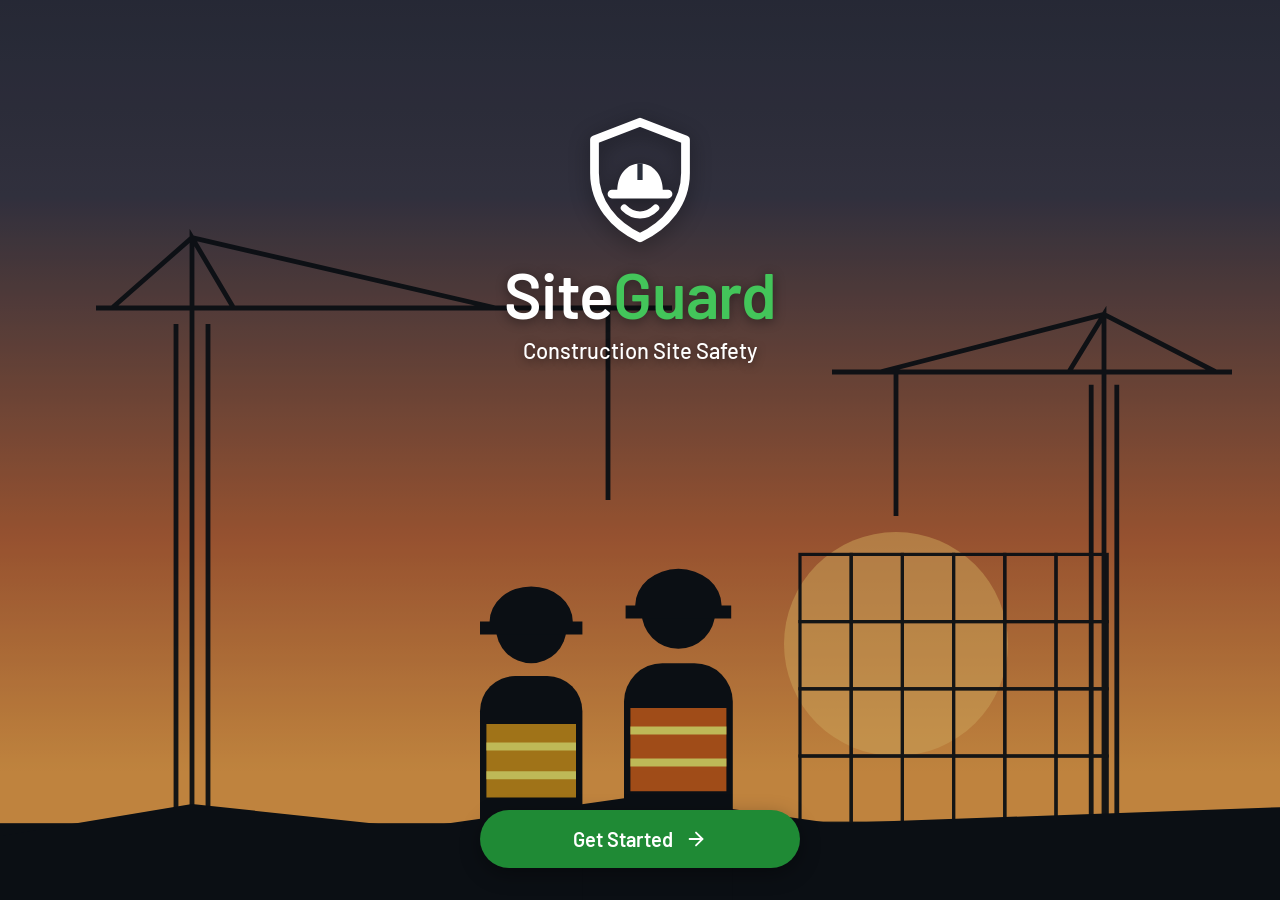
<file: index.html>
<!doctype html>
<html lang="en">
<head>
  <meta charset="utf-8">
  <meta name="viewport" content="width=device-width, initial-scale=1, viewport-fit=cover">
  <meta name="theme-color" content="#1b5e20">
  <title>SiteGuard</title>
  <meta name="description" content="SiteGuard: construction site safety. Report hazards with a photo and location, follow them up, and see the site on a map.">
  <meta property="og:title" content="SiteGuard">
  <meta property="og:description" content="Daily safety and coordination for construction sites: morning meeting, permits, SPAs, observations, deliveries and inspections.">
  <link rel="manifest" href="manifest.json">
  <link rel="icon" type="image/png" href="icons/icon-192.png">
  <link rel="apple-touch-icon" href="icons/apple-touch-icon.png">
  <meta name="mobile-web-app-capable" content="yes">
  <meta name="apple-mobile-web-app-capable" content="yes">
  <meta name="apple-mobile-web-app-title" content="SiteGuard">
  <meta name="apple-mobile-web-app-status-bar-style" content="black-translucent">
  <link rel="preload" href="fonts/barlow-400.woff" as="font" type="font/woff" crossorigin>
  <link rel="preload" href="fonts/barlow-sc-600.woff" as="font" type="font/woff" crossorigin>
  <link rel="stylesheet" href="lib/leaflet/leaflet.css">
  <link rel="stylesheet" href="css/app.css">
  <script src="lib/leaflet/leaflet.js" defer></script>
  <script type="module" src="js/app.js"></script>
</head>
<body>
  <!-- hazard-tape fill for exclusion zones on the maps -->
  <svg class="defs" width="0" height="0" aria-hidden="true" focusable="false">
    <defs>
      <pattern id="hazard" patternUnits="userSpaceOnUse" width="16" height="16" patternTransform="rotate(45)">
        <rect width="16" height="16" fill="#f5b800"/><rect width="8" height="16" fill="#111111"/>
      </pattern>
    </defs>
  </svg>

  <div id="login" class="login" hidden></div>

  <div id="app" class="shell" hidden>
    <header class="appbar">
      <div class="appbar-in">
        <button type="button" id="backBtn" class="hd-btn" data-act="goBack" aria-label="Back"></button>
        <a id="appBrand" class="app-brand" href="#/home"><span id="brandLogo"></span><span>SiteGuard</span></a>
        <h1 id="pageTitle"></h1>
        <div id="pageActions" class="hd-actions"></div>
        <button type="button" id="bellBtn" class="hd-btn bell" data-act="bell" aria-label="Notifications">
          <svg class="ic" viewBox="0 0 24 24" aria-hidden="true"><path d="M10.268 21a2 2 0 0 0 3.464 0"/><path d="M3.262 15.326A1 1 0 0 0 4 17h16a1 1 0 0 0 .74-1.673C19.41 13.956 18 12.499 18 8A6 6 0 0 0 6 8c0 4.499-1.411 5.956-2.738 7.326"/></svg>
          <b id="bellCount" hidden></b></button>
        <div id="notePop" class="pop notes-pop" hidden></div>
      </div>
    </header>
    <div id="subbar" class="subbar" hidden><p id="pageSub"></p><div id="subActions" class="page-actions"></div></div>
    <main id="view" class="view" tabindex="-1"></main>
    <nav id="tabbar" class="tabbar" aria-label="Quick menu"></nav>
  </div>

  <dialog id="dlg"></dialog>
  <div id="toasts" class="toasts" aria-live="polite"></div>
  <div id="tip" class="tip" role="tooltip" hidden></div>
  <noscript><p class="noscript">SiteGuard needs JavaScript. Switch it on in the browser settings and reload.</p></noscript>
</body>
</html>
</file>
<file: lib/leaflet/leaflet.css>
/* required styles */

.leaflet-pane,
.leaflet-tile,
.leaflet-marker-icon,
.leaflet-marker-shadow,
.leaflet-tile-container,
.leaflet-pane > svg,
.leaflet-pane > canvas,
.leaflet-zoom-box,
.leaflet-image-layer,
.leaflet-layer {
	position: absolute;
	left: 0;
	top: 0;
	}
.leaflet-container {
	overflow: hidden;
	}
.leaflet-tile,
.leaflet-marker-icon,
.leaflet-marker-shadow {
	-webkit-user-select: none;
	   -moz-user-select: none;
	        user-select: none;
	  -webkit-user-drag: none;
	}
/* Prevents IE11 from highlighting tiles in blue */
.leaflet-tile::selection {
	background: transparent;
}
/* Safari renders non-retina tile on retina better with this, but Chrome is worse */
.leaflet-safari .leaflet-tile {
	image-rendering: -webkit-optimize-contrast;
	}
/* hack that prevents hw layers "stretching" when loading new tiles */
.leaflet-safari .leaflet-tile-container {
	width: 1600px;
	height: 1600px;
	-webkit-transform-origin: 0 0;
	}
.leaflet-marker-icon,
.leaflet-marker-shadow {
	display: block;
	}
/* .leaflet-container svg: reset svg max-width decleration shipped in Joomla! (joomla.org) 3.x */
/* .leaflet-container img: map is broken in FF if you have max-width: 100% on tiles */
.leaflet-container .leaflet-overlay-pane svg {
	max-width: none !important;
	max-height: none !important;
	}
.leaflet-container .leaflet-marker-pane img,
.leaflet-container .leaflet-shadow-pane img,
.leaflet-container .leaflet-tile-pane img,
.leaflet-container img.leaflet-image-layer,
.leaflet-container .leaflet-tile {
	max-width: none !important;
	max-height: none !important;
	width: auto;
	padding: 0;
	}

.leaflet-container img.leaflet-tile {
	/* See: https://bugs.chromium.org/p/chromium/issues/detail?id=600120 */
	mix-blend-mode: plus-lighter;
}

.leaflet-container.leaflet-touch-zoom {
	-ms-touch-action: pan-x pan-y;
	touch-action: pan-x pan-y;
	}
.leaflet-container.leaflet-touch-drag {
	-ms-touch-action: pinch-zoom;
	/* Fallback for FF which doesn't support pinch-zoom */
	touch-action: none;
	touch-action: pinch-zoom;
}
.leaflet-container.leaflet-touch-drag.leaflet-touch-zoom {
	-ms-touch-action: none;
	touch-action: none;
}
.leaflet-container {
	-webkit-tap-highlight-color: transparent;
}
.leaflet-container a {
	-webkit-tap-highlight-color: rgba(51, 181, 229, 0.4);
}
.leaflet-tile {
	filter: inherit;
	visibility: hidden;
	}
.leaflet-tile-loaded {
	visibility: inherit;
	}
.leaflet-zoom-box {
	width: 0;
	height: 0;
	-moz-box-sizing: border-box;
	     box-sizing: border-box;
	z-index: 800;
	}
/* workaround for https://bugzilla.mozilla.org/show_bug.cgi?id=888319 */
.leaflet-overlay-pane svg {
	-moz-user-select: none;
	}

.leaflet-pane         { z-index: 400; }

.leaflet-tile-pane    { z-index: 200; }
.leaflet-overlay-pane { z-index: 400; }
.leaflet-shadow-pane  { z-index: 500; }
.leaflet-marker-pane  { z-index: 600; }
.leaflet-tooltip-pane   { z-index: 650; }
.leaflet-popup-pane   { z-index: 700; }

.leaflet-map-pane canvas { z-index: 100; }
.leaflet-map-pane svg    { z-index: 200; }

.leaflet-vml-shape {
	width: 1px;
	height: 1px;
	}
.lvml {
	behavior: url(#default#VML);
	display: inline-block;
	position: absolute;
	}


/* control positioning */

.leaflet-control {
	position: relative;
	z-index: 800;
	pointer-events: visiblePainted; /* IE 9-10 doesn't have auto */
	pointer-events: auto;
	}
.leaflet-top,
.leaflet-bottom {
	position: absolute;
	z-index: 1000;
	pointer-events: none;
	}
.leaflet-top {
	top: 0;
	}
.leaflet-right {
	right: 0;
	}
.leaflet-bottom {
	bottom: 0;
	}
.leaflet-left {
	left: 0;
	}
.leaflet-control {
	float: left;
	clear: both;
	}
.leaflet-right .leaflet-control {
	float: right;
	}
.leaflet-top .leaflet-control {
	margin-top: 10px;
	}
.leaflet-bottom .leaflet-control {
	margin-bottom: 10px;
	}
.leaflet-left .leaflet-control {
	margin-left: 10px;
	}
.leaflet-right .leaflet-control {
	margin-right: 10px;
	}


/* zoom and fade animations */

.leaflet-fade-anim .leaflet-popup {
	opacity: 0;
	-webkit-transition: opacity 0.2s linear;
	   -moz-transition: opacity 0.2s linear;
	        transition: opacity 0.2s linear;
	}
.leaflet-fade-anim .leaflet-map-pane .leaflet-popup {
	opacity: 1;
	}
.leaflet-zoom-animated {
	-webkit-transform-origin: 0 0;
	    -ms-transform-origin: 0 0;
	        transform-origin: 0 0;
	}
svg.leaflet-zoom-animated {
	will-change: transform;
}

.leaflet-zoom-anim .leaflet-zoom-animated {
	-webkit-transition: -webkit-transform 0.25s cubic-bezier(0,0,0.25,1);
	   -moz-transition:    -moz-transform 0.25s cubic-bezier(0,0,0.25,1);
	        transition:         transform 0.25s cubic-bezier(0,0,0.25,1);
	}
.leaflet-zoom-anim .leaflet-tile,
.leaflet-pan-anim .leaflet-tile {
	-webkit-transition: none;
	   -moz-transition: none;
	        transition: none;
	}

.leaflet-zoom-anim .leaflet-zoom-hide {
	visibility: hidden;
	}


/* cursors */

.leaflet-interactive {
	cursor: pointer;
	}
.leaflet-grab {
	cursor: -webkit-grab;
	cursor:    -moz-grab;
	cursor:         grab;
	}
.leaflet-crosshair,
.leaflet-crosshair .leaflet-interactive {
	cursor: crosshair;
	}
.leaflet-popup-pane,
.leaflet-control {
	cursor: auto;
	}
.leaflet-dragging .leaflet-grab,
.leaflet-dragging .leaflet-grab .leaflet-interactive,
.leaflet-dragging .leaflet-marker-draggable {
	cursor: move;
	cursor: -webkit-grabbing;
	cursor:    -moz-grabbing;
	cursor:         grabbing;
	}

/* marker & overlays interactivity */
.leaflet-marker-icon,
.leaflet-marker-shadow,
.leaflet-image-layer,
.leaflet-pane > svg path,
.leaflet-tile-container {
	pointer-events: none;
	}

.leaflet-marker-icon.leaflet-interactive,
.leaflet-image-layer.leaflet-interactive,
.leaflet-pane > svg path.leaflet-interactive,
svg.leaflet-image-layer.leaflet-interactive path {
	pointer-events: visiblePainted; /* IE 9-10 doesn't have auto */
	pointer-events: auto;
	}

/* visual tweaks */

.leaflet-container {
	background: #ddd;
	outline-offset: 1px;
	}
.leaflet-container a {
	color: #0078A8;
	}
.leaflet-zoom-box {
	border: 2px dotted #38f;
	background: rgba(255,255,255,0.5);
	}


/* general typography */
.leaflet-container {
	font-family: "Helvetica Neue", Arial, Helvetica, sans-serif;
	font-size: 12px;
	font-size: 0.75rem;
	line-height: 1.5;
	}


/* general toolbar styles */

.leaflet-bar {
	box-shadow: 0 1px 5px rgba(0,0,0,0.65);
	border-radius: 4px;
	}
.leaflet-bar a {
	background-color: #fff;
	border-bottom: 1px solid #ccc;
	width: 26px;
	height: 26px;
	line-height: 26px;
	display: block;
	text-align: center;
	text-decoration: none;
	color: black;
	}
.leaflet-bar a,
.leaflet-control-layers-toggle {
	background-position: 50% 50%;
	background-repeat: no-repeat;
	display: block;
	}
.leaflet-bar a:hover,
.leaflet-bar a:focus {
	background-color: #f4f4f4;
	}
.leaflet-bar a:first-child {
	border-top-left-radius: 4px;
	border-top-right-radius: 4px;
	}
.leaflet-bar a:last-child {
	border-bottom-left-radius: 4px;
	border-bottom-right-radius: 4px;
	border-bottom: none;
	}
.leaflet-bar a.leaflet-disabled {
	cursor: default;
	background-color: #f4f4f4;
	color: #bbb;
	}

.leaflet-touch .leaflet-bar a {
	width: 30px;
	height: 30px;
	line-height: 30px;
	}
.leaflet-touch .leaflet-bar a:first-child {
	border-top-left-radius: 2px;
	border-top-right-radius: 2px;
	}
.leaflet-touch .leaflet-bar a:last-child {
	border-bottom-left-radius: 2px;
	border-bottom-right-radius: 2px;
	}

/* zoom control */

.leaflet-control-zoom-in,
.leaflet-control-zoom-out {
	font: bold 18px 'Lucida Console', Monaco, monospace;
	text-indent: 1px;
	}

.leaflet-touch .leaflet-control-zoom-in, .leaflet-touch .leaflet-control-zoom-out  {
	font-size: 22px;
	}


/* layers control */

.leaflet-control-layers {
	box-shadow: 0 1px 5px rgba(0,0,0,0.4);
	background: #fff;
	border-radius: 5px;
	}
.leaflet-control-layers-toggle {
	background-image: url(images/layers.png);
	width: 36px;
	height: 36px;
	}
.leaflet-retina .leaflet-control-layers-toggle {
	background-image: url(images/layers-2x.png);
	background-size: 26px 26px;
	}
.leaflet-touch .leaflet-control-layers-toggle {
	width: 44px;
	height: 44px;
	}
.leaflet-control-layers .leaflet-control-layers-list,
.leaflet-control-layers-expanded .leaflet-control-layers-toggle {
	display: none;
	}
.leaflet-control-layers-expanded .leaflet-control-layers-list {
	display: block;
	position: relative;
	}
.leaflet-control-layers-expanded {
	padding: 6px 10px 6px 6px;
	color: #333;
	background: #fff;
	}
.leaflet-control-layers-scrollbar {
	overflow-y: scroll;
	overflow-x: hidden;
	padding-right: 5px;
	}
.leaflet-control-layers-selector {
	margin-top: 2px;
	position: relative;
	top: 1px;
	}
.leaflet-control-layers label {
	display: block;
	font-size: 13px;
	font-size: 1.08333em;
	}
.leaflet-control-layers-separator {
	height: 0;
	border-top: 1px solid #ddd;
	margin: 5px -10px 5px -6px;
	}

/* Default icon URLs */
.leaflet-default-icon-path { /* used only in path-guessing heuristic, see L.Icon.Default */
	background-image: url(images/marker-icon.png);
	}


/* attribution and scale controls */

.leaflet-container .leaflet-control-attribution {
	background: #fff;
	background: rgba(255, 255, 255, 0.8);
	margin: 0;
	}
.leaflet-control-attribution,
.leaflet-control-scale-line {
	padding: 0 5px;
	color: #333;
	line-height: 1.4;
	}
.leaflet-control-attribution a {
	text-decoration: none;
	}
.leaflet-control-attribution a:hover,
.leaflet-control-attribution a:focus {
	text-decoration: underline;
	}
.leaflet-attribution-flag {
	display: inline !important;
	vertical-align: baseline !important;
	width: 1em;
	height: 0.6669em;
	}
.leaflet-left .leaflet-control-scale {
	margin-left: 5px;
	}
.leaflet-bottom .leaflet-control-scale {
	margin-bottom: 5px;
	}
.leaflet-control-scale-line {
	border: 2px solid #777;
	border-top: none;
	line-height: 1.1;
	padding: 2px 5px 1px;
	white-space: nowrap;
	-moz-box-sizing: border-box;
	     box-sizing: border-box;
	background: rgba(255, 255, 255, 0.8);
	text-shadow: 1px 1px #fff;
	}
.leaflet-control-scale-line:not(:first-child) {
	border-top: 2px solid #777;
	border-bottom: none;
	margin-top: -2px;
	}
.leaflet-control-scale-line:not(:first-child):not(:last-child) {
	border-bottom: 2px solid #777;
	}

.leaflet-touch .leaflet-control-attribution,
.leaflet-touch .leaflet-control-layers,
.leaflet-touch .leaflet-bar {
	box-shadow: none;
	}
.leaflet-touch .leaflet-control-layers,
.leaflet-touch .leaflet-bar {
	border: 2px solid rgba(0,0,0,0.2);
	background-clip: padding-box;
	}


/* popup */

.leaflet-popup {
	position: absolute;
	text-align: center;
	margin-bottom: 20px;
	}
.leaflet-popup-content-wrapper {
	padding: 1px;
	text-align: left;
	border-radius: 12px;
	}
.leaflet-popup-content {
	margin: 13px 24px 13px 20px;
	line-height: 1.3;
	font-size: 13px;
	font-size: 1.08333em;
	min-height: 1px;
	}
.leaflet-popup-content p {
	margin: 17px 0;
	margin: 1.3em 0;
	}
.leaflet-popup-tip-container {
	width: 40px;
	height: 20px;
	position: absolute;
	left: 50%;
	margin-top: -1px;
	margin-left: -20px;
	overflow: hidden;
	pointer-events: none;
	}
.leaflet-popup-tip {
	width: 17px;
	height: 17px;
	padding: 1px;

	margin: -10px auto 0;
	pointer-events: auto;

	-webkit-transform: rotate(45deg);
	   -moz-transform: rotate(45deg);
	    -ms-transform: rotate(45deg);
	        transform: rotate(45deg);
	}
.leaflet-popup-content-wrapper,
.leaflet-popup-tip {
	background: white;
	color: #333;
	box-shadow: 0 3px 14px rgba(0,0,0,0.4);
	}
.leaflet-container a.leaflet-popup-close-button {
	position: absolute;
	top: 0;
	right: 0;
	border: none;
	text-align: center;
	width: 24px;
	height: 24px;
	font: 16px/24px Tahoma, Verdana, sans-serif;
	color: #757575;
	text-decoration: none;
	background: transparent;
	}
.leaflet-container a.leaflet-popup-close-button:hover,
.leaflet-container a.leaflet-popup-close-button:focus {
	color: #585858;
	}
.leaflet-popup-scrolled {
	overflow: auto;
	}

.leaflet-oldie .leaflet-popup-content-wrapper {
	-ms-zoom: 1;
	}
.leaflet-oldie .leaflet-popup-tip {
	width: 24px;
	margin: 0 auto;

	-ms-filter: "progid:DXImageTransform.Microsoft.Matrix(M11=0.70710678, M12=0.70710678, M21=-0.70710678, M22=0.70710678)";
	filter: progid:DXImageTransform.Microsoft.Matrix(M11=0.70710678, M12=0.70710678, M21=-0.70710678, M22=0.70710678);
	}

.leaflet-oldie .leaflet-control-zoom,
.leaflet-oldie .leaflet-control-layers,
.leaflet-oldie .leaflet-popup-content-wrapper,
.leaflet-oldie .leaflet-popup-tip {
	border: 1px solid #999;
	}


/* div icon */

.leaflet-div-icon {
	background: #fff;
	border: 1px solid #666;
	}


/* Tooltip */
/* Base styles for the element that has a tooltip */
.leaflet-tooltip {
	position: absolute;
	padding: 6px;
	background-color: #fff;
	border: 1px solid #fff;
	border-radius: 3px;
	color: #222;
	white-space: nowrap;
	-webkit-user-select: none;
	-moz-user-select: none;
	-ms-user-select: none;
	user-select: none;
	pointer-events: none;
	box-shadow: 0 1px 3px rgba(0,0,0,0.4);
	}
.leaflet-tooltip.leaflet-interactive {
	cursor: pointer;
	pointer-events: auto;
	}
.leaflet-tooltip-top:before,
.leaflet-tooltip-bottom:before,
.leaflet-tooltip-left:before,
.leaflet-tooltip-right:before {
	position: absolute;
	pointer-events: none;
	border: 6px solid transparent;
	background: transparent;
	content: "";
	}

/* Directions */

.leaflet-tooltip-bottom {
	margin-top: 6px;
}
.leaflet-tooltip-top {
	margin-top: -6px;
}
.leaflet-tooltip-bottom:before,
.leaflet-tooltip-top:before {
	left: 50%;
	margin-left: -6px;
	}
.leaflet-tooltip-top:before {
	bottom: 0;
	margin-bottom: -12px;
	border-top-color: #fff;
	}
.leaflet-tooltip-bottom:before {
	top: 0;
	margin-top: -12px;
	margin-left: -6px;
	border-bottom-color: #fff;
	}
.leaflet-tooltip-left {
	margin-left: -6px;
}
.leaflet-tooltip-right {
	margin-left: 6px;
}
.leaflet-tooltip-left:before,
.leaflet-tooltip-right:before {
	top: 50%;
	margin-top: -6px;
	}
.leaflet-tooltip-left:before {
	right: 0;
	margin-right: -12px;
	border-left-color: #fff;
	}
.leaflet-tooltip-right:before {
	left: 0;
	margin-left: -12px;
	border-right-color: #fff;
	}

/* Printing */

@media print {
	/* Prevent printers from removing background-images of controls. */
	.leaflet-control {
		-webkit-print-color-adjust: exact;
		print-color-adjust: exact;
		}
	}
</file>
<file: css/app.css>
/* SiteGuard
   Steel-blue frame, concrete-grey workspace. Colour is kept for status: red stop, amber warning,
   green OK, blue information. Safety yellow marks what is active and the hazard tape of exclusion zones. */

@font-face { font-family: 'Barlow'; font-weight: 400; font-display: swap; src: url('../fonts/barlow-400.woff') format('woff'); }
@font-face { font-family: 'Barlow'; font-weight: 500; font-display: swap; src: url('../fonts/barlow-500.woff') format('woff'); }
@font-face { font-family: 'Barlow'; font-weight: 600; font-display: swap; src: url('../fonts/barlow-600.woff') format('woff'); }
@font-face { font-family: 'Barlow Semi Condensed'; font-weight: 600; font-display: swap; src: url('../fonts/barlow-sc-600.woff') format('woff'); }
@font-face { font-family: 'Barlow Semi Condensed'; font-weight: 700; font-display: swap; src: url('../fonts/barlow-sc-700.woff') format('woff'); }

:root {
  --steel: #1b5e20;
  --steel-2: #236b28;
  --steel-3: #2e7d32;
  --green: #1b5e20;
  --green-btn: #1e6b24;
  --green-soft: #e8f5e9;
  --concrete: #f3f5f3;
  --surface: #ffffff;
  --sunken: #f6f8fa;
  --line: #d8dee5;
  --line-soft: #e7ebef;
  --text: #1c2420;
  --muted: #5a6b7c;
  --faint: #8494a4;
  --signal: #f5b800;
  --ok: #1f8a4c;      --ok-bg: #e5f3ea;
  --warn: #a86200;    --warn-bg: #fcf0d7;
  --danger: #c8102e;  --danger-bg: #fbe6e9;
  --info: #1d5fa8;    --info-bg: #e5edf8;
  --r-panel: 10px;
  --r-ctl: 7px;
  --side-w: 340px;
  --pop: 0 12px 32px rgba(19, 38, 58, .2);
  --font: 'Barlow', system-ui, -apple-system, 'Segoe UI', sans-serif;
  --font-head: 'Barlow Semi Condensed', 'Barlow', system-ui, sans-serif;
  --top: env(safe-area-inset-top, 0px);
  --bottom: env(safe-area-inset-bottom, 0px);
}

*, *::before, *::after { box-sizing: border-box; }
[hidden] { display: none !important; }
html { -webkit-text-size-adjust: 100%; }
body {
  margin: 0; font: 400 15.5px/1.45 var(--font); color: var(--text); background: var(--concrete);
  -webkit-font-smoothing: antialiased; -webkit-tap-highlight-color: transparent;
}
h1, h2, h3 { font-family: var(--font-head); font-weight: 600; margin: 0; line-height: 1.2; letter-spacing: .005em; }
p { margin: 0 0 .6em; }
a { color: var(--info); text-decoration-thickness: 1px; text-underline-offset: 2px; }
a:hover { color: var(--steel); }
code { font: 500 .92em/1 ui-monospace, 'SF Mono', Menlo, Consolas, monospace; background: var(--sunken); border: 1px solid var(--line-soft); padding: 2px 5px; border-radius: 4px; }
small { font-size: 13px; }
.defs { position: absolute; width: 0; height: 0; overflow: hidden; }
.ic { width: 18px; height: 18px; flex: none; fill: none; stroke: currentColor; stroke-width: 2; stroke-linecap: round; stroke-linejoin: round; vertical-align: -3px; }
.muted { color: var(--muted); }
.small { font-size: 13px; }
.block { display: block; }
.nowrap { white-space: nowrap; }
.danger-text { color: var(--danger); font-weight: 600; }
.warn-text { color: var(--warn); font-weight: 600; }
.mono-num { font-variant-numeric: tabular-nums; letter-spacing: .02em; }
.pad { padding: 16px; }
.pad-x { padding: 0 16px; }
:focus-visible { outline: 3px solid var(--signal); outline-offset: 2px; border-radius: 4px; }
@media (prefers-reduced-motion: reduce) { *, *::before, *::after { transition: none !important; animation: none !important; } }

/* ---------- controls ---------- */
.btn {
  display: inline-flex; align-items: center; justify-content: center; gap: 7px; min-height: 38px; padding: 8px 14px;
  font: 600 14.5px/1.1 var(--font); color: var(--text); background: var(--surface); border: 1px solid var(--line);
  border-radius: var(--r-ctl); cursor: pointer; text-decoration: none; white-space: nowrap;
}
.btn:hover { background: var(--sunken); color: var(--text); }
.btn:disabled { opacity: .5; cursor: not-allowed; }
.btn.primary { background: var(--steel); border-color: var(--steel); color: #fff; }
.btn.primary:hover { background: var(--steel-2); }
.btn.ghost { background: var(--surface); }
.btn.danger { background: var(--danger); border-color: var(--danger); color: #fff; }
.btn.danger-ghost { color: var(--danger); border-color: #efc2c9; }
.btn.danger-ghost:hover { background: var(--danger-bg); color: var(--danger); }
.btn.ok { background: var(--ok); border-color: var(--ok); color: #fff; }
.btn.sm { min-height: 32px; padding: 5px 10px; font-size: 13.5px; }
.btn.block { width: 100%; }
.btn[data-act="raiseObservation"] { background: var(--signal); border-color: #d9a300; color: #1d1700; }
.btn[data-act="raiseObservation"]:hover { background: #ffc61a; }
.icon-btn {
  display: inline-grid; place-items: center; width: 38px; height: 38px; padding: 0; border: 1px solid transparent; background: transparent;
  color: inherit; border-radius: var(--r-ctl); cursor: pointer; flex: none; font: 600 18px/1 var(--font); text-decoration: none;
}
.icon-btn:hover { background: rgba(19, 38, 58, .07); }
.icon-btn:disabled { opacity: .35; cursor: default; }
.link-btn { background: none; border: 0; padding: 0; font: 600 14px var(--font); color: var(--info); cursor: pointer; display: inline-flex; align-items: center; gap: 5px; }
.link-btn:hover { text-decoration: underline; }
.link { font-weight: 600; font-size: 14px; text-decoration: none; }
.btn-row { display: flex; gap: 8px; flex-wrap: wrap; align-items: center; }
.spinner { width: 14px; height: 14px; border: 2px solid currentColor; border-right-color: transparent; border-radius: 50%; animation: spin .7s linear infinite; }
@keyframes spin { to { transform: rotate(360deg); } }

input, select, textarea {
  font: 400 15px/1.35 var(--font); color: var(--text); background: var(--surface); width: 100%;
  border: 1px solid #c4ced8; border-radius: var(--r-ctl); padding: 9px 11px; min-height: 40px;
}
textarea { resize: vertical; min-height: 0; }
select { padding-right: 30px; appearance: none; background: var(--surface) url("data:image/svg+xml,%3Csvg xmlns='http://www.w3.org/2000/svg' width='12' height='12' viewBox='0 0 24 24' fill='none' stroke='%235a6b7c' stroke-width='2.5' stroke-linecap='round' stroke-linejoin='round'%3E%3Cpath d='m6 9 6 6 6-6'/%3E%3C/svg%3E") no-repeat right 10px center; }
input:focus, select:focus, textarea:focus { outline: none; border-color: var(--steel-3); box-shadow: 0 0 0 3px rgba(245, 184, 0, .45); }
input[type=checkbox], input[type=radio] { width: 18px; height: 18px; min-height: 0; padding: 0; accent-color: var(--steel); flex: none; margin: 1px 0 0; }
.field { display: block; margin: 0 0 14px; border: 0; padding: 0; min-width: 0; }
.field-label { display: block; font-weight: 600; font-size: 14px; margin-bottom: 5px; color: var(--text); padding: 0; }
.field-hint { display: block; color: var(--muted); font-size: 13px; margin-top: 5px; }
.grid-2 { display: grid; grid-template-columns: 1fr 1fr; gap: 0 14px; }
.grid-3 { display: grid; grid-template-columns: 1fr 1fr 1fr; gap: 0 14px; }
.check { display: flex; gap: 9px; align-items: flex-start; font-size: 14.5px; padding: 5px 0; cursor: pointer; }
.check.big { padding: 10px 12px; background: var(--sunken); border: 1px solid var(--line-soft); border-radius: var(--r-ctl); margin-bottom: 14px; }
.switch { display: flex; align-items: center; gap: 10px; font-weight: 600; margin-bottom: 12px; cursor: pointer; }
.switch input { appearance: none; width: 40px; height: 22px; border-radius: 22px; background: #c4ced8; position: relative; cursor: pointer; transition: background .15s; }
.switch input::after { content: ''; position: absolute; top: 3px; left: 3px; width: 16px; height: 16px; border-radius: 50%; background: #fff; transition: transform .15s; }
.switch input:checked { background: var(--ok); }
.switch input:checked::after { transform: translateX(18px); }
.pw-wrap { position: relative; display: block; }
.pw-wrap input { padding-right: 44px; }
.pw-wrap .icon-btn { position: absolute; right: 1px; top: 1px; height: 38px; color: var(--muted); }

.segmented { display: flex; flex-wrap: wrap; gap: 6px; }
.seg input { position: absolute; opacity: 0; pointer-events: none; }
.seg span { display: inline-flex; align-items: center; gap: 6px; padding: 8px 12px; border: 1px solid #c4ced8; border-radius: var(--r-ctl); font-weight: 600; font-size: 14px; cursor: pointer; background: var(--surface); }
.seg input:checked + span { background: var(--steel); border-color: var(--steel); color: #fff; }
.seg input:focus-visible + span { outline: 3px solid var(--signal); outline-offset: 2px; }
.chips { display: flex; flex-wrap: wrap; gap: 6px; }
.chip-check input { position: absolute; opacity: 0; pointer-events: none; }
.chip-check span { display: inline-flex; align-items: center; gap: 6px; padding: 6px 10px; border: 1px solid #c4ced8; border-radius: 20px; font-size: 13.5px; cursor: pointer; background: var(--surface); }
.chip-check span .ic { width: 15px; height: 15px; color: var(--muted); }
.chip-check input:checked + span { background: #fff6d6; border-color: #d9a300; font-weight: 600; }
.chip-check input:checked + span .ic { color: var(--text); }
.chip-check input:focus-visible + span { outline: 3px solid var(--signal); outline-offset: 2px; }

.badge { display: inline-flex; align-items: center; gap: 4px; padding: 2px 8px; border-radius: 4px; font: 600 12.5px/1.5 var(--font); white-space: nowrap; background: var(--sunken); color: var(--muted); border: 1px solid var(--line-soft); }
.badge .ic { width: 13px; height: 13px; }
.badge.ok { background: var(--ok); color: #fff; border-color: var(--ok); }
.badge.warn { background: var(--signal); color: #1d1700; border-color: #d9a300; }
.badge.danger { background: var(--danger); color: #fff; border-color: var(--danger); }
.badge.ok-soft { background: var(--ok-bg); color: #13603a; border-color: #c6e4d1; }
.badge.warn-soft { background: var(--warn-bg); color: #7d4a00; border-color: #f0d9a8; }
.badge.danger-soft { background: var(--danger-bg); color: #a10d25; border-color: #f2c4cb; }
.badge.info-soft { background: var(--info-bg); color: #164c87; border-color: #c9daf0; }
.tag { display: inline-flex; align-items: center; gap: 5px; padding: 2px 8px; background: var(--sunken); border: 1px solid var(--line-soft); border-radius: 4px; font-size: 13px; margin: 0 4px 4px 0; }
.tag .ic { width: 14px; height: 14px; }
.ctag { display: inline-flex; align-items: center; gap: 7px; font-size: 14px; }
.ctag i { width: 10px; height: 10px; border-radius: 3px; background: var(--c); flex: none; }
.cmark { display: inline-grid; place-items: center; width: 30px; height: 30px; border-radius: 6px; background: var(--c); color: #fff; font: 700 12px/1 var(--font-head); letter-spacing: .04em; flex: none; }
.cmark.lg { width: 44px; height: 44px; font-size: 15px; border-radius: 8px; }
.avatar { display: inline-grid; place-items: center; width: 34px; height: 34px; border-radius: 50%; background: var(--av, var(--steel-3)); color: #fff; font: 600 13px/1 var(--font); flex: none; }
.avatar.sm { width: 28px; height: 28px; font-size: 11.5px; background: var(--steel-3); }
.avatar.lg { width: 44px; height: 44px; font-size: 16px; }
.avatar.xl { width: 56px; height: 56px; font-size: 19px; }
.dot { display: inline-block; width: 10px; height: 10px; border-radius: 50%; background: #8a97a6; flex: none; }
.dot.s1 { background: var(--ok); } .dot.s2 { background: var(--danger); }

.meter { height: 8px; background: var(--line-soft); border-radius: 8px; overflow: hidden; }
.meter i { display: block; height: 100%; background: var(--steel-3); border-radius: 8px; }
.meter.ok i { background: var(--ok); } .meter.warn i { background: #d99500; }

/* ---------- shell ---------- */
.shell { min-height: 100vh; }
.sidebar {
  position: fixed; inset: 0 auto 0 0; width: var(--side-w); background: var(--surface); color: var(--text); z-index: 40;
  border-right: 1px solid var(--line);
  display: flex; flex-direction: column; padding: calc(16px + var(--top)) 14px calc(12px + var(--bottom));
  overflow-y: auto; scrollbar-width: thin;
}
.side-top { display: flex; align-items: center; justify-content: space-between; padding: 2px 4px 0; }
.brand { display: inline-flex; align-items: center; gap: 10px; color: var(--text); text-decoration: none; font: 600 24px/1 var(--font); }
.brand:hover { color: var(--text); }
.logo { width: 32px; height: 32px; display: block; }
.side-shield { display: grid; place-items: center; color: #157a3a; }
.side-shield .ic { width: 28px; height: 28px; stroke-width: 2.2; }
.side-close { display: none; color: var(--text); }
.side-tag { margin: 16px 4px 0; padding-bottom: 18px; border-bottom: 1px solid var(--line-soft); color: var(--muted); font-size: 14px; letter-spacing: .03em; text-transform: uppercase; }
#nav { padding-top: 12px; display: grid; gap: 2px; }
.menu-item {
  display: flex; align-items: center; gap: 14px; padding: 11px 8px 11px 10px; border-radius: 10px;
  color: var(--text); text-decoration: none; position: relative;
}
.menu-item:hover { background: var(--sunken); color: var(--text); }
.menu-item.on { background: #eaf4ee; }
.menu-item.on .menu-ic, .menu-item.on b { color: #157a3a; }
.menu-ic { display: grid; place-items: center; width: 26px; flex: none; color: var(--text); }
.menu-ic .ic { width: 22px; height: 22px; }
.menu-text { display: grid; gap: 3px; min-width: 0; flex: 1; }
.menu-text b { font: 500 18px/1.2 var(--font); }
.menu-text small { color: var(--muted); font-size: 14px; line-height: 1.35; }
.menu-go { color: var(--muted); flex: none; display: grid; }
.menu-go .ic { width: 18px; height: 18px; }
.nav-link {
  display: flex; align-items: center; gap: 11px; width: 100%; padding: 9px 12px; border-radius: 8px; color: var(--muted);
  text-decoration: none; font: 500 15px/1.2 var(--font); background: none; border: 0; cursor: pointer; text-align: left; position: relative;
}
.nav-link:hover { background: var(--sunken); color: var(--text); }
.nav-link.on { background: #eaf4ee; color: #157a3a; }
.nav-count { margin-left: auto; min-width: 22px; padding: 1px 6px; border-radius: 10px; background: var(--signal); color: #1d1700; font: 700 12px/1.5 var(--font); text-align: center; }
.nav-foot { margin-top: auto; padding-top: 12px; border-top: 1px solid var(--line-soft); }
.scrim { display: none; }

.main { margin-left: var(--side-w); min-height: 100vh; display: flex; flex-direction: column; }
.topbar {
  position: sticky; top: 0; z-index: 30; background: rgba(255, 255, 255, .96); backdrop-filter: blur(8px);
  border-bottom: 1px solid var(--line); padding: calc(10px + var(--top)) 24px 10px;
  display: grid; grid-template-columns: auto auto minmax(0, 1fr) auto auto; grid-template-areas: "menu icon titles actions tools"; align-items: center; gap: 4px 12px; min-height: 68px;
}
.menu-btn { grid-area: menu; display: none; }
.page-icon { grid-area: icon; display: grid; place-items: center; width: 38px; height: 38px; border-radius: 8px; background: var(--sunken); border: 1px solid var(--line-soft); color: var(--steel-3); }
.page-icon .ic { width: 20px; height: 20px; }
.page-titles { grid-area: titles; min-width: 0; }
.page-titles h1 { font-size: 23px; font-weight: 700; white-space: nowrap; overflow: hidden; text-overflow: ellipsis; }
.page-titles p { margin: 2px 0 0; color: var(--muted); font-size: 14px; white-space: nowrap; overflow: hidden; text-overflow: ellipsis; }
.page-actions { grid-area: actions; display: flex; gap: 8px; align-items: center; justify-content: flex-end; flex-wrap: wrap; }
.page-actions select { width: auto; min-width: 150px; }
.tools { grid-area: tools; display: flex; align-items: center; gap: 4px; position: relative; padding-left: 8px; border-left: 1px solid var(--line-soft); }
.wx-chip { display: inline-flex; align-items: center; gap: 6px; font-size: 14px; font-weight: 600; padding: 0 8px; white-space: nowrap; }
.wx-chip .muted { font-weight: 500; }
.bell { position: relative; }
.bell b { position: absolute; top: 3px; right: 2px; min-width: 18px; height: 18px; padding: 0 4px; border-radius: 9px; background: var(--danger); color: #fff; font: 700 11px/18px var(--font); text-align: center; }
.user-btn { padding: 2px; border: 0; background: none; border-radius: 50%; cursor: pointer; }
.view { flex: 1; padding: 20px 24px 48px; width: 100%; max-width: 1480px; outline: none; }
.day-nav { display: inline-flex; align-items: center; gap: 2px; background: var(--surface); border: 1px solid var(--line); border-radius: var(--r-ctl); padding: 0 2px; }
.day-nav .icon-btn { width: 32px; height: 34px; }
.day-nav .btn { border: 0; min-height: 30px; }

.pop { position: absolute; top: calc(100% + 10px); right: 0; width: 360px; max-width: calc(100vw - 24px); background: var(--surface); border: 1px solid var(--line); border-radius: var(--r-panel); box-shadow: var(--pop); z-index: 50; overflow: hidden; }
.pop-head { display: flex; justify-content: space-between; align-items: center; padding: 12px 14px; border-bottom: 1px solid var(--line-soft); }
.pop-list { max-height: min(440px, 70vh); overflow-y: auto; }
.pop-empty { padding: 18px 16px; color: var(--muted); margin: 0; }
.note { display: flex; gap: 10px; padding: 11px 14px; border-bottom: 1px solid var(--line-soft); color: var(--text); text-decoration: none; }
.note:hover { background: var(--sunken); color: var(--text); }
.note .ic { margin-top: 2px; color: var(--muted); }
.note b { display: block; font-weight: 600; font-size: 14.5px; }
.note small { display: block; color: var(--muted); }
.note .when { color: var(--faint); font-size: 12.5px; }
.note.unread { background: #fffaea; }
.note.unread b::before { content: ''; display: inline-block; width: 7px; height: 7px; border-radius: 50%; background: var(--danger); margin-right: 6px; vertical-align: 2px; }
.pop-account { display: flex; gap: 12px; align-items: center; padding: 16px; border-bottom: 1px solid var(--line-soft); }
.pop-account small { display: block; color: var(--muted); }
.pop-menu { padding: 6px; display: grid; }
.pop-menu a, .pop-menu button { display: flex; align-items: center; gap: 10px; padding: 9px 10px; border-radius: 6px; color: var(--text); text-decoration: none; background: none; border: 0; font: 500 15px var(--font); cursor: pointer; text-align: left; }
.pop-menu a:hover, .pop-menu button:hover { background: var(--sunken); }

.fab { display: none; }

/* ---------- panels and lists ---------- */
.panel { background: var(--surface); border: 1px solid var(--line); border-radius: var(--r-panel); margin-bottom: 18px; min-width: 0; }
.panel-head { display: flex; align-items: center; justify-content: space-between; gap: 10px; padding: 13px 16px; border-bottom: 1px solid var(--line-soft); }
.panel-head h2 { font-size: 17px; }
.panel-body { padding: 14px 16px; }
.panel-body.tight { padding-top: 10px; padding-bottom: 6px; }
.panel-foot { display: flex; justify-content: flex-end; gap: 8px; padding: 12px 16px; border-top: 1px solid var(--line-soft); background: var(--sunken); border-radius: 0 0 var(--r-panel) var(--r-panel); }
.panel.narrow { max-width: 760px; }
.stack > .panel:last-child { margin-bottom: 0; }
.two-col { display: grid; grid-template-columns: minmax(0, 1fr) minmax(0, 1fr); gap: 18px; align-items: start; }
.two-col.wide-left { grid-template-columns: minmax(0, 1.25fr) minmax(0, 1fr); }
.two-col > .panel, .two-col > .stack { margin-bottom: 0; }
.stack { display: grid; gap: 18px; }
.sub-head { font-size: 15px; margin: 18px 0 6px; color: var(--muted); font-family: var(--font); font-weight: 600; }
.lead { font-size: 16px; }
.prose p { max-width: 62ch; }
.info-line { display: flex; gap: 8px; align-items: flex-start; color: var(--muted); font-size: 14px; margin: 0 0 14px; }
.info-line .ic { margin-top: 2px; }
.plain { padding-left: 18px; margin: 0 0 10px; }
.plain-list { list-style: none; margin: 0; padding: 4px 16px 10px; }
.plain-list li { display: flex; gap: 8px; align-items: flex-start; padding: 8px 0; border-bottom: 1px solid var(--line-soft); font-size: 14.5px; flex-wrap: wrap; }
.plain-list li:last-child { border-bottom: 0; }
.plain-list .ic { margin-top: 2px; color: var(--muted); }
.empty { text-align: center; padding: 36px 20px; color: var(--muted); }
.empty > .ic { width: 34px; height: 34px; color: #9fb0c0; margin-bottom: 8px; }
.empty h3 { color: var(--text); font-size: 18px; margin-bottom: 4px; }
.empty p { max-width: 46ch; margin: 0 auto 12px; }
.advice { display: flex; gap: 8px; align-items: flex-start; padding: 9px 12px; border-radius: var(--r-ctl); font-size: 14px; margin: 8px 0 0; background: var(--info-bg); color: #163f6e; }
.advice .ic { margin-top: 1px; }
.advice.warn { background: var(--warn-bg); color: #6c4100; }
.advice.danger { background: var(--danger-bg); color: #8f0c22; }
.facts { margin: 0; display: grid; gap: 8px; }
.facts > div { display: grid; gap: 1px; }
.facts dt { color: var(--muted); font-size: 13px; }
.facts dd { margin: 0; font-weight: 500; }
.facts.cols { grid-template-columns: 1fr 1fr; gap: 12px 18px; margin: 12px 0; }

.toolbar { display: flex; justify-content: space-between; align-items: flex-end; gap: 12px; flex-wrap: wrap; margin-bottom: 14px; }
.filters { display: flex; gap: 8px; flex-wrap: wrap; }
.filters select { width: auto; min-width: 140px; }
.search { position: relative; display: block; }
.search .ic { position: absolute; left: 10px; top: 11px; color: var(--muted); }
.search input { padding-left: 34px; width: 210px; }
.tabs { display: flex; gap: 2px; border-bottom: 1px solid var(--line); overflow-x: auto; scrollbar-width: none; margin-bottom: 16px; }
.toolbar .tabs { margin-bottom: 0; border-bottom: 0; background: var(--surface); border: 1px solid var(--line); border-radius: var(--r-ctl); padding: 3px; }
.tab { border: 0; background: none; padding: 9px 14px; font: 600 14.5px var(--font); color: var(--muted); cursor: pointer; border-bottom: 3px solid transparent; white-space: nowrap; display: inline-flex; align-items: center; gap: 7px; }
.tab:hover { color: var(--text); }
.tab.on { color: var(--text); border-bottom-color: var(--steel); }
.toolbar .tab { border-bottom: 0; border-radius: 5px; padding: 6px 12px; }
.toolbar .tab.on { background: var(--steel); color: #fff; }
.tab-count { font-size: 12px; background: var(--line-soft); color: var(--muted); border-radius: 10px; padding: 0 7px; line-height: 1.6; }
.tab.on .tab-count { background: rgba(255, 255, 255, .2); color: inherit; }
.tabs:not(.toolbar .tabs) .tab.on .tab-count { background: var(--steel); color: #fff; }
.tab-body { min-width: 0; }

.table-wrap { overflow-x: auto; background: var(--surface); border: 1px solid var(--line); border-radius: var(--r-panel); }
.panel .table-wrap { border: 0; border-radius: 0; background: none; }
.table-wrap .table th:first-child { border-top-left-radius: var(--r-panel); }
.table-wrap .table th:last-child { border-top-right-radius: var(--r-panel); }
.panel .table-wrap .table th { border-radius: 0; }
.table { width: 100%; border-collapse: collapse; font-size: 14.5px; }
.table th { text-align: left; font: 600 13px var(--font); color: var(--muted); padding: 9px 12px; background: var(--sunken); border-bottom: 1px solid var(--line); white-space: nowrap; }
.table td { padding: 11px 12px; border-bottom: 1px solid var(--line-soft); vertical-align: top; }
.table tr:last-child td { border-bottom: 0; }
.table .num { text-align: right; font-variant-numeric: tabular-nums; }
.table small { color: var(--muted); }
.table.compact td { padding: 7px 12px; }
.panel > .table-wrap:first-child .table th:first-child { border-top-left-radius: var(--r-panel); }
.rows-click tbody tr { cursor: pointer; }
.rows-click tbody tr:hover { background: #f8fafb; }
.table tr.dim { opacity: .55; }
.table tr.expired td:first-child { box-shadow: inset 3px 0 var(--danger); }
.table tr.soon td:first-child { box-shadow: inset 3px 0 #d99500; }
.table .ref { font: 600 13.5px var(--font); white-space: nowrap; color: var(--muted); }
.table .what { display: flex; gap: 10px; align-items: flex-start; max-width: 520px; }
.table .what b { font-weight: 500; }
.table .what small { display: block; margin-top: 2px; }
.row-actions { text-align: right; white-space: nowrap; }
.table-foot { color: var(--muted); font-size: 13px; margin: 8px 2px 0; }
.type-ic { display: inline-grid; place-items: center; width: 30px; height: 30px; border-radius: 7px; background: var(--sunken); border: 1px solid var(--line-soft); color: var(--steel-3); flex: none; margin-right: 6px; vertical-align: middle; }
.type-ic .ic { width: 16px; height: 16px; }
.type-ic.t-near-miss { color: var(--danger); }
.type-ic.t-hazard { color: var(--warn); }
.type-ic.t-good { color: var(--ok); }
.overdue { color: var(--danger); font-weight: 600; }
.due-today { color: var(--warn); font-weight: 600; }

/* ---------- dashboard ---------- */
.rail { display: grid; grid-template-columns: repeat(5, minmax(0, 1fr)) minmax(0, 1.15fr); background: var(--surface); border: 1px solid var(--line); border-radius: var(--r-panel); margin-bottom: 18px; overflow: hidden; }
.rail-item { display: grid; align-content: start; gap: 1px; padding: 14px 16px; border-right: 1px solid var(--line-soft); color: var(--text); text-decoration: none; position: relative; }
.rail-item:hover { background: var(--sunken); color: var(--text); }
.rail-value { font: 700 30px/1.05 var(--font-head); }
.rail-label { font-weight: 600; font-size: 14.5px; }
.rail-sub { color: var(--muted); font-size: 13px; }
.rail-item.warn::after, .rail-item.danger::after { content: ''; position: absolute; left: 0; right: 0; bottom: 0; height: 3px; background: #d99500; }
.rail-item.danger::after { background: var(--danger); }
.rail-item.danger .rail-sub { color: var(--danger); font-weight: 600; }
.rail-item.warn .rail-sub { color: var(--warn); font-weight: 600; }
.rail-item.sign { background: #1f6b43; color: #fff; border-right: 0; }
.rail-item.sign .rail-sub { color: #cfe8d9; }
.dash-grid { display: grid; grid-template-columns: minmax(0, 1.5fr) minmax(320px, 1fr); gap: 18px; align-items: start; }
.dash-side > .panel:last-child { margin-bottom: 18px; }
.attention { list-style: none; margin: 0; padding: 0; }
.att { display: grid; grid-template-columns: auto minmax(0, 1fr) auto; gap: 12px; align-items: center; padding: 12px 16px; border-bottom: 1px solid var(--line-soft); }
.att:last-child { border-bottom: 0; }
.att-icon { display: grid; place-items: center; width: 34px; height: 34px; border-radius: 8px; background: var(--info-bg); color: var(--info); }
.att.warn .att-icon { background: var(--warn-bg); color: var(--warn); }
.att.danger .att-icon { background: var(--danger-bg); color: var(--danger); }
.att-text b { display: block; font-weight: 600; }
.att-text span { display: block; color: var(--muted); font-size: 14px; overflow: hidden; text-overflow: ellipsis; display: -webkit-box; -webkit-line-clamp: 2; -webkit-box-orient: vertical; }
.weather .wx-now { display: flex; gap: 12px; align-items: center; margin-bottom: 12px; }
.wx-icon { width: 40px; height: 40px; color: var(--steel-3); stroke-width: 1.6; }
.wx-temp { font: 700 30px/1 var(--font-head); margin: 0 0 2px; }
.weather .facts { grid-template-columns: 1fr 1fr; gap: 10px 14px; margin-bottom: 4px; }
.timeline { list-style: none; margin: 0; padding: 4px 0; }
.timeline li { display: grid; grid-template-columns: 50px minmax(0, 1fr) auto; gap: 10px; align-items: start; padding: 9px 16px; }
.timeline time { font: 600 14px var(--font); font-variant-numeric: tabular-nums; color: var(--muted); padding-top: 1px; }
.timeline b { display: block; font-weight: 600; font-size: 14.5px; }
.timeline span { color: var(--muted); font-size: 13.5px; }
.timeline li.unloaded, .timeline li.cancelled { opacity: .6; }
.timeline.compact li { padding: 7px 16px; grid-template-columns: 50px minmax(0, 1fr); }
.feed { list-style: none; margin: 0; padding: 4px 0; }
.feed li { display: grid; grid-template-columns: auto minmax(0, 1fr) auto; gap: 10px; padding: 9px 16px; align-items: start; border-bottom: 1px solid var(--line-soft); font-size: 14.5px; }
.feed li:last-child { border-bottom: 0; }
.feed li > .ic { color: var(--muted); margin-top: 2px; }
.feed p { margin: 0; }
.feed time { color: var(--faint); font-size: 13px; white-space: nowrap; }
.feed .thumb { width: 34px; height: 34px; object-fit: cover; border-radius: 5px; vertical-align: middle; margin-left: 6px; }

/* ---------- morning meeting ---------- */
.mt-risks { display: grid; grid-template-columns: 150px minmax(0, 1fr); align-items: stretch; background: #fdf3f3; border: 1px solid #f1d1d5; border-radius: var(--r-panel); margin-bottom: 12px; overflow: hidden; }
.mt-risk-label { display: flex; flex-direction: column; justify-content: center; gap: 6px; padding: 12px 16px; color: var(--danger); font-size: 16px; border-right: 1px solid #f1d1d5; background: #fbe9eb; }
.hazards { display: flex; flex-wrap: wrap; gap: 2px; padding: 8px; }
.hz { position: relative; display: grid; justify-items: center; align-content: start; gap: 5px; width: 78px; flex: none; padding: 6px 2px; border: 0; background: none; border-radius: 8px; cursor: pointer; font: 500 12px/1.2 var(--font); color: var(--muted); text-align: center; }
.hz:hover:not(:disabled) { background: rgba(255, 255, 255, .7); }
.hz:disabled { cursor: default; }
.hz-ic { display: grid; place-items: center; width: 44px; height: 44px; border-radius: 50%; background: #e7eaee; color: #8794a2; }
.hz-ic .ic { width: 22px; height: 22px; }
.hz.on { color: var(--text); font-weight: 600; }
.hz.on .hz-ic { background: var(--signal); color: #1d1700; box-shadow: 0 0 0 2px #fff, 0 0 0 3px #d9a300; }
.hz:not(.on) { opacity: .75; }
.hz-label { display: -webkit-box; -webkit-line-clamp: 2; -webkit-box-orient: vertical; overflow: hidden; }
.hz-dot { position: absolute; top: 5px; right: 18px; width: 9px; height: 9px; border-radius: 50%; background: var(--info); border: 2px solid #fdf3f3; }
.mt-weather { display: flex; flex-wrap: wrap; gap: 6px 10px; align-items: center; margin: 0 0 14px; font-size: 14px; }
.mt-weather .advice { margin: 0; padding: 5px 10px; }
.wx-inline { display: inline-flex; align-items: center; gap: 6px; font-weight: 600; }
.mt-grid { display: grid; grid-template-columns: minmax(200px, 250px) minmax(260px, 340px) minmax(0, 1fr); gap: 16px; align-items: start; }
.mt-col { min-width: 0; }
.col-head { font-size: 15px; font-family: var(--font); font-weight: 600; color: var(--muted); margin: 0 0 8px; padding: 0 2px; display: flex; gap: 8px; align-items: center; }
.col-head .count { display: inline-grid; place-items: center; min-width: 22px; height: 20px; padding: 0 6px; border-radius: 10px; background: var(--steel); color: #fff; font-size: 12px; }
.co-list { display: grid; gap: 8px; max-height: 640px; overflow-y: auto; padding: 2px; }
.co-card { display: grid; justify-items: center; gap: 3px; padding: 12px 10px; background: var(--surface); border: 1px solid var(--line); border-radius: var(--r-panel); cursor: pointer; font: inherit; color: inherit; text-align: center; }
.co-card:hover { border-color: #b8c4d0; }
.co-card.on { background: #eef4fb; border-color: #8fb1da; box-shadow: inset 0 0 0 1px #8fb1da; }
.co-card .cmark { margin-bottom: 4px; }
.co-name { font-weight: 600; font-size: 14.5px; line-height: 1.25; }
.co-meta { font-size: 13px; }
.co-meta b { display: inline-block; padding: 1px 8px; background: var(--info-bg); color: #164c87; border-radius: 4px; font-weight: 600; }
.co-meta.ok { color: var(--ok); font-weight: 600; }
.co-meta.warn { color: var(--warn); font-weight: 600; }
.co-card.all { grid-template-columns: auto 1fr; justify-items: start; text-align: left; align-items: center; gap: 2px 10px; }
.co-card.all .co-meta { grid-column: 2; }
.co-all { grid-row: span 2; display: grid; place-items: center; width: 36px; height: 36px; border-radius: 8px; background: var(--sunken); color: var(--steel-3); }
.act-list { display: grid; gap: 8px; max-height: 640px; overflow-y: auto; padding: 2px; }
.act-card { background: var(--surface); border: 1px solid var(--line); border-radius: var(--r-panel); padding: 11px 12px; }
.act-card header { display: flex; justify-content: space-between; align-items: center; margin-bottom: 4px; }
.act-ref { display: inline-flex; align-items: center; gap: 6px; font: 600 13px var(--font); color: var(--muted); }
.act-ref i { width: 9px; height: 9px; border-radius: 50%; background: var(--c); }
.act-card h3 { font-family: var(--font); font-size: 15.5px; font-weight: 600; margin-bottom: 2px; }
.act-card p { margin: 0; font-size: 13.5px; }
.act-links { display: flex; flex-wrap: wrap; gap: 5px; margin: 8px 0 6px; }
.chip { display: inline-flex; align-items: center; gap: 5px; padding: 2px 8px; border-radius: 4px; font: 600 12.5px/1.6 var(--font); text-decoration: none; background: var(--sunken); color: var(--muted); border: 1px solid var(--line-soft); }
.chip .ic { width: 13px; height: 13px; }
.chip.ok { background: var(--ok-bg); color: #13603a; border-color: #c6e4d1; }
.chip.warn { background: var(--warn-bg); color: #7d4a00; border-color: #f0d9a8; }
a.chip:hover { filter: brightness(.97); }
.act-hz { display: flex; gap: 6px; color: var(--muted); }
.act-hz .ic { width: 16px; height: 16px; }
.mt-map .map-box { height: 470px; border: 3px solid #f5b800; }
.ez-list { list-style: none; margin: 10px 0 0; padding: 0; display: grid; gap: 6px; }
.ez-list li, .zone-list li { display: flex; gap: 10px; align-items: flex-start; font-size: 14px; }
.ez-list b, .zone-list b { display: block; }
.ez-list span, .zone-list span { color: var(--muted); }
.ez-list small, .zone-list small { display: block; color: var(--faint); }
.ez-swatch { display: inline-block; width: 22px; height: 16px; border-radius: 3px; flex: none; margin-top: 3px; border: 1.5px solid #111; background: repeating-linear-gradient(45deg, #f5b800 0 5px, #111 5px 10px); }
.ez-swatch.sm { width: 16px; height: 11px; margin: 0 4px 0 0; vertical-align: -1px; }
.mt-bottom { display: grid; grid-template-columns: minmax(0, 1fr) minmax(0, 1.2fr) minmax(0, 1fr); gap: 16px; margin-top: 18px; align-items: start; }
.mt-bottom .panel { margin: 0; }
.notes { min-height: 120px; }
.attend { display: grid; grid-template-columns: 1fr 1fr; gap: 0 12px; max-height: 260px; overflow-y: auto; margin-bottom: 8px; }
.attend .check span small { display: block; color: var(--faint); font-size: 12px; }
.mt-status { color: var(--muted); font-size: 13.5px; margin-top: 12px; }

/* ---------- maps ---------- */
.map-box { position: relative; z-index: 0; height: 420px; background: #cfd8e0; border-radius: var(--r-panel); overflow: hidden; border: 1px solid var(--line); }
.map-box.tall { height: calc(100vh - 220px); min-height: 420px; }
.map-box.short { height: 260px; border-radius: 0; border-width: 0 0 1px; }
.leaflet-container { font: 13px var(--font); }
.leaflet-container.drawing { cursor: crosshair; }
.leaflet-tooltip.map-label { background: rgba(19, 38, 58, .82); color: #fff; border: 0; box-shadow: none; font: 600 12px/1.2 var(--font); padding: 2px 6px; border-radius: 4px; }
.leaflet-tooltip.map-label::before { display: none; }
.leaflet-container path.ez-area { fill: url(#hazard); fill-opacity: .62; }
.leaflet-tooltip.ez-label { background: #f5b800; color: #111; border: 2px solid #111; border-radius: 3px; box-shadow: 0 2px 6px rgba(0, 0, 0, .35); font: 600 12px/1.25 var(--font); padding: 3px 7px; text-align: center; white-space: nowrap; }
.leaflet-tooltip.ez-label span { display: block; font: 700 11px/1.2 var(--font-head); letter-spacing: .02em; }
.leaflet-tooltip.ez-label::before { display: none; }
.leaflet-tooltip.heat-label { background: none; border: 0; box-shadow: none; color: #fff; font: 700 13px var(--font); }
.leaflet-tooltip.heat-label::before { display: none; }
.map-locate { display: grid !important; place-items: center; color: var(--steel) !important; }
.leaflet-control-layers label { font-size: 14px; }
.leaflet-container input { width: auto; min-height: 0; }
.map-page { display: grid; grid-template-columns: minmax(0, 1fr) 340px; gap: 16px; align-items: start; }
.map-main { position: relative; min-width: 0; }
.map-side { margin: 0; max-height: calc(100vh - 120px); display: flex; flex-direction: column; overflow: hidden; }
.map-side .tabs { padding: 0 8px; margin-bottom: 0; flex: none; }
.side-scroll { overflow-y: auto; padding: 12px 0; }
.legend { display: flex; flex-wrap: wrap; gap: 6px 16px; color: var(--muted); font-size: 13.5px; margin-top: 10px; align-items: center; }
.legend span { display: inline-flex; align-items: center; gap: 6px; }
.legend .dash { width: 18px; height: 0; border-top: 2px dashed var(--muted); }
.sel-card { margin: 0 12px 12px; padding: 12px; border: 1px solid var(--line); border-radius: 8px; background: var(--sunken); }
.sel-head { display: flex; justify-content: space-between; gap: 8px; align-items: flex-start; }
.sel-head small { display: block; color: var(--muted); }
.sel-card .btn-row { margin: 8px 0; }
.item-list, .zone-list { list-style: none; margin: 0; padding: 0; }
.item-list button { display: flex; align-items: center; gap: 10px; width: 100%; padding: 8px 16px; border: 0; background: none; font: inherit; color: inherit; text-align: left; cursor: pointer; }
.item-list button:hover, .item-list button.on { background: var(--sunken); }
.item-list button > span:not(.badge) { flex: 1; font-weight: 500; }
.item-list small { display: block; color: var(--muted); font-weight: 400; }
.zone-list li { padding: 10px 16px; border-bottom: 1px solid var(--line-soft); }
.zone-list li.ended { opacity: .55; }
.zone-list .btn-row { margin-top: 6px; }
.draw-bar { position: absolute; top: 12px; left: 50%; transform: translateX(-50%); z-index: 500; display: flex; gap: 8px; align-items: center; background: var(--surface); border: 1px solid var(--line); border-radius: 10px; padding: 8px 10px; box-shadow: var(--pop); font-size: 14px; max-width: calc(100% - 24px); flex-wrap: wrap; }
.draw-count { font-weight: 600; padding: 0 4px; }

/* ---------- look-ahead ---------- */
.gantt-wrap { overflow-x: auto; }
.gantt { --label: 290px; position: relative; min-width: 940px; }
.g-row { display: grid; grid-template-columns: var(--label) minmax(0, 1fr); border-bottom: 1px solid var(--line-soft); }
.g-row:not(.g-head) { cursor: pointer; }
.g-row:not(.g-head):hover { background: #f8fafb; }
.g-head { position: sticky; top: 0; background: var(--sunken); border-bottom: 1px solid var(--line); z-index: 2; }
.g-head .g-label { font: 600 13px var(--font); color: var(--muted); align-self: end; padding-bottom: 8px; }
.g-label { padding: 8px 14px; min-width: 0; border-right: 1px solid var(--line-soft); position: sticky; left: 0; background: inherit; z-index: 1; }
.g-row:not(.g-head) .g-label { background: var(--surface); }
.g-row:not(.g-head):hover .g-label { background: #f8fafb; }
.g-label b { display: block; font-weight: 600; font-size: 14px; white-space: nowrap; overflow: hidden; text-overflow: ellipsis; }
.g-label small { color: var(--muted); }
.g-ref { font: 600 12px var(--font); color: var(--faint); }
.g-track { position: relative; display: grid; grid-template-columns: repeat(14, minmax(0, 1fr)); }
.g-day { display: grid; justify-items: center; padding: 6px 0; font: 600 14px var(--font-head); color: var(--text); border-left: 1px solid var(--line-soft); }
.g-day small { font: 500 11.5px var(--font); color: var(--muted); }
.g-day.we { color: var(--faint); background: #eef1f4; }
.g-day.today { background: var(--steel); color: #fff; }
.g-day.today small { color: #c5d2de; }
.g-cell { border-left: 1px solid var(--line-soft); min-height: 52px; }
.g-cell.we { background: repeating-linear-gradient(135deg, #f3f5f7 0 6px, #fafbfc 6px 12px); }
.g-bar { position: absolute; top: 13px; height: 26px; border-radius: 5px; background: var(--c); display: flex; align-items: center; padding: 0 8px; color: #fff; overflow: hidden; margin: 0 2px; }
.g-bar span { display: flex; gap: 5px; align-items: center; }
.g-bar .ic { width: 14px; height: 14px; }
.g-bar em { font: 600 11.5px var(--font); font-style: normal; background: rgba(0, 0, 0, .25); padding: 0 5px; border-radius: 3px; }
.g-bar.planned { background: color-mix(in srgb, var(--c) 18%, white); color: var(--text); box-shadow: inset 0 0 0 1.5px var(--c); }
.g-bar.hold { background: repeating-linear-gradient(45deg, color-mix(in srgb, var(--c) 30%, white) 0 6px, #fff 6px 12px); color: var(--text); box-shadow: inset 0 0 0 1.5px var(--c); }
.g-bar.done { background: #b9c3cd; color: #fff; }
.g-bar.cut-l { border-top-left-radius: 0; border-bottom-left-radius: 0; margin-left: 0; }
.g-bar.cut-r { border-top-right-radius: 0; border-bottom-right-radius: 0; margin-right: 0; }
.g-group { display: flex; align-items: baseline; gap: 10px; padding: 9px 14px 5px; background: var(--surface); border-bottom: 1px solid var(--line-soft); font-weight: 600; }
.g-group small { color: var(--muted); font-weight: 400; }
.g-now { position: absolute; top: 0; bottom: 0; width: 2px; background: var(--danger); left: calc(var(--label) + (100% - var(--label)) * (var(--col) + .5) / 14); pointer-events: none; z-index: 1; opacity: .7; }
.legend-line { display: flex; flex-wrap: wrap; gap: 6px 16px; color: var(--muted); font-size: 13.5px; align-items: center; }
.legend-line span { display: inline-flex; align-items: center; gap: 6px; }
.g-key { width: 22px; height: 12px; border-radius: 3px; background: var(--steel-3); display: inline-block; }
.g-key.planned { background: #dfe5ec; box-shadow: inset 0 0 0 1.5px var(--steel-3); }
.g-key.hold { background: repeating-linear-gradient(45deg, #cdd6df 0 4px, #fff 4px 8px); box-shadow: inset 0 0 0 1.5px var(--steel-3); }
.g-key.done { background: #b9c3cd; }
.hz-tags { margin: 0; }

/* ---------- deliveries ---------- */
.date-strip { display: grid; grid-template-columns: repeat(7, minmax(0, 1fr)); gap: 6px; margin-bottom: 14px; }
.ds-day { display: grid; justify-items: center; gap: 0; padding: 8px 4px; background: var(--surface); border: 1px solid var(--line); border-radius: 8px; color: var(--text); text-decoration: none; }
.ds-day:hover { border-color: #b8c4d0; color: var(--text); }
.ds-day small { color: var(--muted); font-size: 12.5px; }
.ds-day b { font: 700 20px/1.2 var(--font-head); }
.ds-day span { font-size: 12px; color: var(--muted); }
.ds-day.today b { color: var(--info); }
.ds-day.on { background: var(--steel); border-color: var(--steel); color: #fff; }
.ds-day.on small, .ds-day.on span { color: #c5d2de; }
.ds-day.on.today b { color: var(--signal); }
.lanes { padding: 12px 16px 6px; border-bottom: 1px solid var(--line-soft); overflow-x: auto; }
.lane, .lane-scale { display: grid; grid-template-columns: 96px minmax(560px, 1fr); align-items: center; }
.lane-scale div { position: relative; height: 18px; }
.lane-scale i { position: absolute; transform: translateX(-50%); font: 500 11.5px var(--font); font-style: normal; color: var(--faint); }
.lane-name { font-weight: 600; font-size: 13.5px; color: var(--muted); }
.lane-track { position: relative; height: 40px; background: var(--sunken); border-radius: 6px; margin: 4px 0; }
.lane-track > b { position: absolute; top: 0; bottom: 0; width: 1px; background: var(--line-soft); }
.slot { position: absolute; top: 5px; height: 30px; border: 0; border-radius: 4px; background: var(--c); color: #fff; font: 600 11.5px var(--font); cursor: pointer; padding: 0 4px; overflow: hidden; text-align: left; min-width: 30px; }
.slot.unloaded { opacity: .45; }
.slot.clash { box-shadow: 0 0 0 2px #fff, 0 0 0 4px var(--danger); }
.lane-now { position: absolute; top: -4px; bottom: -4px; width: 2px; background: var(--danger); }
.clash-note { display: inline-flex; align-items: center; gap: 4px; margin-top: 4px; color: var(--danger); font-weight: 600; font-size: 13px; }
.clash-note .ic { width: 14px; height: 14px; }

/* ---------- detail panels ---------- */
.detail-top { display: flex; gap: 6px; flex-wrap: wrap; align-items: center; margin-bottom: 10px; }
.detail-lead { font-size: 17px; font-weight: 500; }
.detail-actions { display: flex; flex-wrap: wrap; gap: 8px; margin-top: 20px; padding-top: 14px; border-top: 1px solid var(--line-soft); }
.mini-timeline { list-style: none; margin: 0; padding: 0 0 0 14px; border-left: 2px solid var(--line); }
.mini-timeline li { position: relative; padding: 0 0 10px 6px; font-size: 14px; }
.mini-timeline li::before { content: ''; position: absolute; left: -21px; top: 5px; width: 10px; height: 10px; border-radius: 50%; background: var(--surface); border: 2px solid var(--steel-3); }
.mini-timeline time { display: block; color: var(--muted); font-size: 12.5px; }
.photo-grid { display: grid; grid-template-columns: repeat(auto-fill, minmax(120px, 1fr)); gap: 8px; }
.photo-grid img { width: 100%; aspect-ratio: 4 / 3; object-fit: cover; border-radius: 6px; border: 1px solid var(--line); }
.photo-row { display: flex; gap: 8px; flex-wrap: wrap; }
.photo-add { display: grid; place-items: center; gap: 2px; width: 92px; height: 72px; border: 1.5px dashed #b4c0cc; border-radius: 8px; color: var(--muted); font-size: 12.5px; cursor: pointer; text-align: center; }
.photo-add:hover { border-color: var(--steel-3); color: var(--text); }
.photo-thumb { position: relative; width: 92px; height: 72px; }
.photo-thumb img { width: 100%; height: 100%; object-fit: cover; border-radius: 8px; }
.photo-thumb .icon-btn { position: absolute; top: 2px; right: 2px; width: 24px; height: 24px; background: rgba(0, 0, 0, .55); color: #fff; }
.photo-thumb .icon-btn .ic { width: 14px; height: 14px; }
.photo-missing { display: block; font-size: 12px; color: var(--faint); }
.checklist { list-style: none; margin: 0 0 12px; padding: 0; }
.checklist li { border-bottom: 1px solid var(--line-soft); }
.checklist li:last-child { border-bottom: 0; }
.checklist .check { padding: 8px 0; }
.checklist input:disabled { opacity: 1; }
.checklist input:disabled:not(:checked) + span { color: var(--danger); }

/* ---------- SPA ---------- */
.spa-grid { display: grid; grid-template-columns: repeat(auto-fill, minmax(280px, 1fr)); gap: 14px; }
.spa-card { display: grid; gap: 4px; align-content: start; padding: 14px 16px; background: var(--surface); border: 1px solid var(--line); border-radius: var(--r-panel); color: var(--text); text-decoration: none; }
.spa-card:hover { border-color: #b0bdca; color: var(--text); }
.spa-card header { display: flex; justify-content: space-between; align-items: center; gap: 8px; margin-bottom: 4px; }
.spa-card h3 { font-size: 17px; }
.spa-card p { margin: 0; }
.ppe-row { display: flex; gap: 8px; color: var(--muted); margin-top: 6px !important; }
.doc { background: var(--surface); border: 1px solid var(--line); border-radius: var(--r-panel); padding: 24px 28px; max-width: 1080px; }
.doc-head { display: flex; justify-content: space-between; gap: 16px; align-items: flex-start; border-bottom: 3px solid var(--steel); padding-bottom: 14px; margin-bottom: 16px; }
.doc-kind { margin: 0 0 2px; color: var(--muted); font-weight: 600; font-size: 14px; }
.doc-head h2 { font-size: 26px; }
.doc-ref { display: grid; justify-items: end; gap: 6px; }
.doc-ref b { font: 700 20px var(--font-head); }
.doc-facts { grid-template-columns: repeat(3, minmax(0, 1fr)); gap: 12px 24px; }
.doc-section { font-size: 17px; margin: 24px 0 10px; }
.doc-two { display: grid; grid-template-columns: 1fr 1fr; gap: 24px; }
.table.steps { border: 1px solid var(--line); }
.table.steps td.num, .table.steps th.num { width: 56px; text-align: center; font-weight: 700; }
.ppe-list { list-style: none; padding: 0; margin: 0; display: grid; grid-template-columns: 1fr 1fr; gap: 8px 14px; }
.ppe-list li { display: flex; gap: 8px; align-items: center; font-weight: 500; }
.ppe-list .ic { color: var(--steel-3); }
.sig-list { list-style: none; margin: 0; padding: 0; display: grid; grid-template-columns: repeat(auto-fill, minmax(230px, 1fr)); gap: 10px; }
.sig-list li { display: flex; gap: 10px; align-items: center; border: 1px solid var(--line-soft); border-radius: 8px; padding: 8px 10px; }
.sig-list img { width: 96px; height: 32px; object-fit: contain; flex: none; }
.sig-list b { display: block; font-size: 14px; }
.sig-list small { color: var(--muted); }
.sig-typed { width: 96px; flex: none; font: italic 500 17px/1 Georgia, 'Times New Roman', serif; color: var(--steel-3); white-space: nowrap; overflow: hidden; text-overflow: ellipsis; }
.earlier { margin-top: 12px; }
.earlier summary { cursor: pointer; color: var(--info); font-weight: 600; margin-bottom: 8px; }
.sig-pad { position: relative; border: 1.5px dashed #a9b6c3; border-radius: 8px; background: #fbfcfd; }
.sig-pad canvas { display: block; width: 100%; height: 150px; touch-action: none; cursor: crosshair; }
.sig-hint { position: absolute; left: 14px; bottom: 34px; right: 14px; border-top: 1px solid #c9d2db; padding-top: 4px; color: var(--faint); font-size: 12px; pointer-events: none; }
.sig-pad.inked .sig-hint { color: transparent; }
.sig-pad .link-btn { position: absolute; right: 10px; top: 8px; }
.form-page { max-width: 1080px; }
.step-head, .step-row { display: grid; grid-template-columns: 28px repeat(3, minmax(0, 1fr)) 34px; gap: 8px; align-items: start; }
.step-head { font-size: 13px; color: var(--muted); font-weight: 600; margin-bottom: 4px; }
.steps-edit { counter-reset: step; display: grid; gap: 8px; margin-bottom: 10px; }
.step-num::before { counter-increment: step; content: counter(step); display: grid; place-items: center; width: 26px; height: 26px; margin-top: 7px; border-radius: 50%; background: var(--steel); color: #fff; font: 700 13px var(--font); }

/* ---------- inspections ---------- */
.walk { list-style: none; margin: 0; padding: 0; }
.walk li { display: grid; grid-template-columns: minmax(0, 1fr) auto auto; gap: 10px; align-items: center; padding: 10px 16px; border-bottom: 1px solid var(--line-soft); }
.walk li:last-child { border-bottom: 0; }
.walk li.done { background: #fbfdfc; }
.walk-name b { display: block; font-weight: 600; }
.walk-name small { color: var(--muted); }
.walk-act { display: flex; gap: 6px; align-items: center; }
.walk-act label.icon-btn { border: 1px solid var(--line); width: 34px; height: 32px; color: var(--muted); }
.walk-act label.icon-btn.has { color: var(--ok); border-color: var(--ok); }
.wind-check { display: flex; gap: 10px; align-items: center; padding: 12px; border-radius: 8px; margin: 6px 0 12px; background: var(--sunken); }
.wind-check b { display: block; }
.wind-check span { display: block; font-size: 14px; color: var(--muted); }
.wind-check .wind-later { color: var(--warn); font-weight: 600; margin-top: 2px; }
.wind-check.good { background: var(--ok-bg); } .wind-check.good .ic { color: var(--ok); }
.wind-check.bad { background: var(--danger-bg); } .wind-check.bad .ic, .wind-check.bad b { color: var(--danger); }
.gust-chart { padding: 16px 16px 10px 16px; }
.gb-area { position: relative; height: 140px; display: grid; grid-auto-flow: column; grid-auto-columns: minmax(0, 1fr); gap: 4px; align-items: end; border-bottom: 1px solid var(--line); }
.gb { position: relative; height: 100%; display: flex; align-items: flex-end; justify-content: center; outline-offset: 0; }
.gb i { display: block; width: min(22px, 70%); background: var(--steel-3); border-radius: 4px 4px 0 0; }
.gb.near i { background: #d99500; }
.gb.over i { background: var(--danger); }
.gb-limit { position: absolute; left: 0; right: 0; border-top: 1.5px dashed var(--danger); pointer-events: none; }
.gb-limit small { position: absolute; right: 0; top: -18px; font-size: 11.5px; color: var(--danger); font-weight: 600; background: var(--surface); padding: 0 3px; }
.gb-labels { display: grid; grid-auto-flow: column; grid-auto-columns: minmax(0, 1fr); gap: 4px; text-align: center; color: var(--faint); font-size: 11.5px; padding-top: 4px; }
.tr-grid { display: grid; gap: 10px; margin: 12px 0; }
.tr-area { display: grid; grid-template-columns: minmax(150px, 1fr) auto auto; gap: 12px; align-items: center; padding: 10px 0; border-bottom: 1px solid var(--line-soft); }
.tr-name small { display: block; color: var(--faint); }
.tally { display: grid; grid-template-columns: auto 34px 40px 34px; align-items: center; gap: 4px; font-size: 13px; color: var(--muted); }
.tally span { min-width: 72px; }
.tally output { text-align: center; font: 700 20px var(--font-head); color: var(--text); font-variant-numeric: tabular-nums; }
.tally .icon-btn { border: 1px solid var(--line); width: 34px; height: 34px; font-size: 20px; }
.tally.ok .icon-btn.add { background: var(--ok-bg); border-color: #b8dcc6; color: var(--ok); }
.tally.bad .icon-btn.add { background: var(--danger-bg); border-color: #f0bec6; color: var(--danger); }
.tr-total { display: flex; justify-content: space-between; align-items: baseline; padding: 12px 14px; background: var(--steel); color: #fff; border-radius: 8px; margin-bottom: 14px; }
.tr-total b { font: 700 28px var(--font-head); }
.tr-break { display: grid; gap: 8px; margin: 12px 0; }
.tr-break > div { display: grid; grid-template-columns: 190px minmax(0, 1fr) 50px; gap: 10px; align-items: center; font-size: 14px; }
.tr-break b { text-align: right; font-variant-numeric: tabular-nums; }

/* ---------- plant, workforce ---------- */
.mini-stats { display: flex; flex-wrap: wrap; gap: 8px; margin-bottom: 12px; }
.ms { display: inline-flex; align-items: baseline; gap: 6px; padding: 7px 12px; background: var(--surface); border: 1px solid var(--line); border-radius: 8px; font-size: 14px; color: var(--muted); }
.ms b { font: 700 20px var(--font-head); color: var(--text); }
.ms.ok b { color: var(--ok); } .ms.warn b { color: var(--warn); } .ms.danger b { color: var(--danger); }
.checkin { display: flex; align-items: center; gap: 14px; padding: 14px 16px; background: var(--surface); border: 1px solid var(--line); border-left: 4px solid var(--signal); border-radius: var(--r-panel); margin-bottom: 18px; }
.checkin > .ic { width: 28px; height: 28px; color: var(--steel-3); }
.checkin div { flex: 1; }
.checkin b { display: block; }
.checkin span { color: var(--muted); font-size: 14px; }
.checkin.in { border-left-color: var(--ok); }
.onsite { display: grid; grid-template-columns: repeat(auto-fill, minmax(300px, 1fr)); gap: 0; }
.onsite-co { padding: 12px 16px; border-bottom: 1px solid var(--line-soft); border-right: 1px solid var(--line-soft); }
.onsite-co h3 { display: flex; align-items: center; gap: 10px; font: 600 15px var(--font); margin-bottom: 8px; }
.onsite-co h3 small { margin-left: auto; color: var(--muted); font-weight: 500; }
.onsite-co ul { list-style: none; margin: 0; padding: 0; display: grid; gap: 6px; }
.onsite-co li { display: flex; align-items: center; gap: 8px; font-size: 14px; flex-wrap: wrap; }
.onsite-co li > span:nth-child(2) { flex: 1; min-width: 0; }
.onsite-co li b { display: block; font-weight: 600; }
.onsite-co li small { color: var(--muted); }
.onsite-co li.left { opacity: .5; }
.co-grid { display: grid; grid-template-columns: repeat(auto-fill, minmax(290px, 1fr)); gap: 14px; }
.co-tile { background: var(--surface); border: 1px solid var(--line); border-radius: var(--r-panel); padding: 14px 16px; }
.co-tile header { display: flex; gap: 12px; align-items: center; margin-bottom: 12px; }
.co-tile h3 { font-size: 16px; }
.co-tile p { margin: 0; font-size: 14px; }
.co-tile .facts { margin-bottom: 10px; }
.swatches { display: flex; gap: 8px; flex-wrap: wrap; }
.swatch input { position: absolute; opacity: 0; }
.swatch i { display: block; width: 30px; height: 30px; border-radius: 6px; background: var(--c); cursor: pointer; }
.swatch input:checked + i { box-shadow: 0 0 0 2px #fff, 0 0 0 4px var(--steel); }
.swatch input:focus-visible + i { outline: 3px solid var(--signal); outline-offset: 3px; }

/* ---------- reports ---------- */
.figures { display: grid; grid-template-columns: repeat(8, minmax(0, 1fr)); background: var(--surface); border: 1px solid var(--line); border-radius: var(--r-panel); margin-bottom: 18px; }
.figure { padding: 12px 14px; border-right: 1px solid var(--line-soft); display: grid; gap: 1px; align-content: start; }
.figure:last-child { border-right: 0; }
.figure b { font: 700 26px/1.1 var(--font-head); }
.figure span { font-weight: 600; font-size: 14px; }
.figure small { color: var(--muted); }
.figure.danger b { color: var(--danger); }
.figure.warn b { color: var(--warn); }
.report-grid { display: grid; grid-template-columns: minmax(0, 1fr) minmax(0, 1fr); gap: 18px; }
.report-grid .panel { margin-bottom: 0; }
.report-grid + .report-grid { margin-top: 18px; }
.chart { margin: 0; }
.chart svg { display: block; width: 100%; height: auto; overflow: visible; }
.chart .grid { stroke: var(--line-soft); stroke-width: 1; }
.chart .tick { fill: var(--faint); font: 500 11.5px var(--font); }
.chart .line { fill: none; stroke: var(--steel-3); stroke-width: 2; stroke-linejoin: round; stroke-linecap: round; }
.chart .area { fill: var(--steel-3); opacity: .08; }
.chart .dot { fill: var(--steel-3); stroke: var(--surface); stroke-width: 2; }
.chart .hit { fill: transparent; cursor: pointer; outline: none; }
.chart .hit:focus-visible { stroke: var(--signal); stroke-width: 3; }
.chart .target { stroke: var(--ok); stroke-width: 1.5; stroke-dasharray: 5 4; }
.chart .target-label { fill: var(--ok); font: 600 11.5px var(--font); }
.chart .end-label { fill: var(--text); font: 700 13px var(--font); }
.chart .col { fill: #8fa3b8; }
.chart .col.on { fill: var(--steel-3); }
.barlist { display: grid; gap: 8px; }
.barlist-row { display: grid; grid-template-columns: 120px minmax(0, 1fr) 32px; gap: 10px; align-items: center; font-size: 14px; outline-offset: 2px; }
.barlist-track { height: 14px; background: var(--sunken); border-radius: 0 4px 4px 0; }
.barlist-track i { display: block; height: 100%; background: var(--steel-3); border-radius: 0 4px 4px 0; min-width: 2px; }
.barlist-value { font-weight: 700; font-variant-numeric: tabular-nums; }
.hot-list { list-style: none; margin: 0; padding: 6px 16px 10px; }
.hot-list li { display: flex; gap: 10px; align-items: center; padding: 6px 0; border-bottom: 1px solid var(--line-soft); font-size: 14.5px; }
.hot-list li:last-child { border-bottom: 0; }
.hot-list li span:first-child { flex: 1; }

/* ---------- contacts, profile, admin ---------- */
.emergency { display: grid; grid-template-columns: 280px minmax(0, 1fr); background: var(--surface); border: 1px solid var(--line); border-radius: var(--r-panel); margin-bottom: 18px; overflow: hidden; }
.em-call { background: var(--danger); color: #fff; padding: 18px 20px; }
.em-call h2 { font-size: 18px; margin-bottom: 6px; }
.em-call p { color: #ffe3e7; font-size: 14px; margin: 8px 0 0; }
.em-number { display: inline-flex; align-items: center; gap: 10px; color: #fff; font: 700 48px/1 var(--font-head); text-decoration: none; }
.em-number:hover { color: #fff; }
.em-number .ic { width: 30px; height: 30px; }
.em-facts { padding: 16px 20px; grid-template-columns: 1fr 1fr; gap: 12px 24px; }
.people-list { list-style: none; margin: 0; padding: 0; }
.people-list li { display: grid; grid-template-columns: auto minmax(0, 1fr) 170px 260px; gap: 12px; align-items: center; padding: 10px 16px; border-bottom: 1px solid var(--line-soft); font-size: 14.5px; }
.people-list li:last-child { border-bottom: 0; }
.people-list b { display: block; }
.people-list small { color: var(--muted); }
.prof-top { display: flex; gap: 14px; align-items: center; margin-bottom: 16px; }
.prof-top b { display: block; font: 600 19px var(--font-head); }
.prof-top div > span, .prof-top div > small { display: block; color: var(--muted); }
.pw-meter { display: grid; grid-template-columns: repeat(4, 1fr) auto; gap: 4px; align-items: center; margin: -6px 0 14px; }
.pw-meter i { height: 5px; border-radius: 3px; background: var(--line-soft); }
.pw-meter span { font-size: 12.5px; color: var(--muted); margin-left: 6px; min-width: 56px; }
.pw-meter[data-level="1"] i:nth-child(-n+1) { background: var(--danger); }
.pw-meter[data-level="2"] i:nth-child(-n+2) { background: #d99500; }
.pw-meter[data-level="3"] i:nth-child(-n+3) { background: var(--ok); }
.pw-meter[data-level="4"] i { background: var(--ok); }
.attention-panel { border-color: #ecd49a; }
.requests { list-style: none; margin: 0; padding: 0; }
.requests li { display: grid; grid-template-columns: minmax(0, 1fr) 170px auto auto; gap: 10px; align-items: center; padding: 12px 16px; border-bottom: 1px solid var(--line-soft); }
.requests li:last-child { border-bottom: 0; }
.requests b { display: block; }
.requests small { display: block; }
.requests p { margin: 4px 0 2px; }
.temp-pw { display: flex; gap: 10px; align-items: center; padding: 12px; background: var(--sunken); border: 1px solid var(--line); border-radius: 8px; }
.temp-pw code { font-size: 20px; background: none; border: 0; flex: 1; }

/* ---------- dialog ---------- */
dialog { border: 0; padding: 0; border-radius: 12px; width: min(580px, calc(100vw - 24px)); max-height: calc(100vh - 32px); color: var(--text); background: var(--surface); box-shadow: 0 24px 60px rgba(19, 38, 58, .35); }
dialog.wide { width: min(800px, calc(100vw - 24px)); }
dialog::backdrop { background: rgba(14, 28, 43, .5); }
dialog.panel { margin: 0 0 0 auto; height: 100vh; max-height: 100vh; width: min(500px, 100vw); border-radius: 0; animation: slide-in .18s ease-out; }
@keyframes slide-in { from { transform: translateX(40px); opacity: 0; } }
.dlg-shell { display: flex; flex-direction: column; max-height: inherit; height: 100%; }
dialog:not(.panel) .dlg-shell { max-height: calc(100vh - 32px); }
.dlg-head { display: flex; justify-content: space-between; align-items: flex-start; gap: 12px; padding: 16px 18px 12px; border-bottom: 1px solid var(--line-soft); }
.dlg-head h2 { font-size: 21px; }
.dlg-label { margin: 0 0 2px; color: var(--muted); font-size: 13.5px; font-weight: 600; }
.dlg-body { padding: 16px 18px; overflow-y: auto; flex: 1; }
.dlg-foot { display: flex; justify-content: flex-end; gap: 8px; padding: 12px 18px calc(12px + var(--bottom)); border-top: 1px solid var(--line-soft); background: var(--sunken); flex-wrap: wrap; }

/* ---------- toasts, tooltip ---------- */
.toasts { position: fixed; right: 20px; bottom: calc(20px + var(--bottom)); z-index: 100; display: grid; gap: 8px; justify-items: end; pointer-events: none; }
.toast { display: flex; gap: 10px; align-items: flex-start; max-width: 440px; padding: 11px 14px; background: var(--steel); color: #fff; border-radius: 9px; box-shadow: var(--pop); font-size: 14.5px; pointer-events: auto; cursor: pointer; animation: toast-in .18s ease-out; }
.toast .ic { margin-top: 1px; }
.toast.ok .ic { color: #7fdca5; }
.toast.err { background: #8f0c22; }
.toast.out { opacity: 0; transform: translateY(6px); transition: .2s; }
@keyframes toast-in { from { opacity: 0; transform: translateY(8px); } }
.tip { position: fixed; z-index: 110; background: var(--steel); color: #fff; font: 500 13px/1.35 var(--font); padding: 6px 9px; border-radius: 6px; max-width: 260px; pointer-events: none; box-shadow: var(--pop); }

/* ---------- sign-in ---------- */
.login { min-height: 100vh; display: grid; grid-template-columns: minmax(0, 1.05fr) minmax(420px, 1fr); background: var(--surface); }
.login-art { position: relative; background: var(--steel); color: #c9d4de; padding: 32px 40px; display: flex; flex-direction: column; overflow: hidden;
  background-image: linear-gradient(rgba(255, 255, 255, .035) 1px, transparent 1px), linear-gradient(90deg, rgba(255, 255, 255, .035) 1px, transparent 1px); background-size: 28px 28px; }
.login-art .brand { font-size: 24px; }
.siteplan { flex: 1; width: 100%; max-height: 62vh; margin: 24px 0; }
.siteplan polygon.zone { fill: rgba(245, 184, 0, .07); stroke: #f5b800; stroke-width: 1.4; }
.siteplan polygon.lift { fill: none; stroke: #8fb1da; stroke-width: 1.2; stroke-dasharray: 6 4; }
.siteplan polygon.ez { fill: url(#hazard); fill-opacity: .35; stroke: none; }
.siteplan polyline { fill: none; stroke-linecap: round; stroke-linejoin: round; }
.siteplan .fence { stroke: #6f859b; stroke-width: 1.4; stroke-dasharray: 2 4; }
.siteplan .walk { stroke: #9fdcb7; stroke-width: 2; stroke-dasharray: 1 5; }
.siteplan .route { stroke: #d9e2ea; stroke-width: 3.5; stroke-dasharray: 12 8; opacity: .8; }
.siteplan .gate { fill: var(--steel); stroke: #f5b800; stroke-width: 2.5; }
.siteplan text { fill: #9fb2c4; font: 500 11px var(--font); }
.login-site-name { font: 700 30px/1.1 var(--font-head); color: #fff; margin: 0 0 4px; }
.login-site p { margin: 0; }
.login-date { color: #8ea2b5; margin-top: 6px !important; font-size: 14px; }
.login-card { padding: 48px clamp(24px, 6vw, 72px); display: flex; flex-direction: column; justify-content: center; max-width: 620px; width: 100%; }
.login-card h1 { font-size: 30px; font-weight: 700; margin-bottom: 6px; }
.login-lead { color: var(--muted); margin-bottom: 22px; }
.login-row { display: flex; justify-content: space-between; align-items: center; gap: 10px; flex-wrap: wrap; margin: -2px 0 18px; }
.login-switch { margin: 16px 0 0; color: var(--muted); }
.login-msg { display: flex; gap: 8px; align-items: flex-start; padding: 10px 12px; border-radius: 8px; background: var(--info-bg); color: #163f6e; margin-bottom: 18px; font-size: 14.5px; }
.login-msg.err { background: var(--danger-bg); color: #8f0c22; }
.login .back { margin-bottom: 18px; }
.login-done { text-align: center; }
.login-done > .ic { width: 44px; height: 44px; color: var(--ok); margin-bottom: 10px; }
.login-done p { color: var(--muted); max-width: 40ch; margin: 8px auto 20px; }
.demo-accounts { margin-top: 30px; padding-top: 22px; border-top: 1px solid var(--line-soft); }
.demo-accounts h2 { font-size: 17px; margin-bottom: 4px; }
.demo-accounts p { color: var(--muted); font-size: 14px; }
.demo-list { display: grid; grid-template-columns: 1fr 1fr; gap: 8px; margin-top: 12px; }
.demo-acc { display: flex; align-items: center; gap: 10px; padding: 9px 10px; border: 1px solid var(--line); border-radius: 8px; background: var(--surface); cursor: pointer; text-align: left; font: inherit; color: inherit; }
.demo-acc:hover { border-color: #9fb0c0; background: var(--sunken); }
.demo-acc > span:not(.avatar) { flex: 1; min-width: 0; }
.demo-acc b { display: block; font-weight: 600; font-size: 14.5px; }
.demo-acc small { color: var(--muted); }
.demo-acc > .ic { color: var(--faint); }
.login-foot { margin-top: 28px; color: var(--faint); font-size: 13px; }
.mobile-only { display: none; }
.noscript { padding: 24px; font: 16px var(--font); }

/* ---------- smaller screens ---------- */
@media (max-width: 1360px) {
  .mt-grid { grid-template-columns: minmax(190px, 230px) minmax(250px, 320px) minmax(0, 1fr); }
  .figures { grid-template-columns: repeat(4, minmax(0, 1fr)); }
  .figure:nth-child(4) { border-right: 0; }
  .figure:nth-child(-n+4) { border-bottom: 1px solid var(--line-soft); }
}
@media (max-width: 1180px) {
  .topbar { grid-template-columns: auto auto minmax(0, 1fr) auto; grid-template-areas: "menu icon titles tools" "actions actions actions actions"; }
  .page-actions { justify-content: flex-start; }
  .page-actions:empty { display: none; }
  .rail { grid-template-columns: repeat(3, minmax(0, 1fr)); }
  .rail-item:nth-child(3) { border-right: 0; }
  .rail-item:nth-child(-n+3) { border-bottom: 1px solid var(--line-soft); }
  .dash-grid { grid-template-columns: minmax(0, 1fr); }
  .mt-grid { grid-template-columns: minmax(0, 1fr) minmax(0, 1.3fr); }
  .mt-map { grid-column: 1 / -1; }
  .mt-bottom { grid-template-columns: minmax(0, 1fr) minmax(0, 1fr); }
  .mt-bottom .panel:last-child { grid-column: 1 / -1; }
  .map-page { grid-template-columns: minmax(0, 1fr); }
  .map-side { max-height: none; }
  .map-box.tall { height: 60vh; }
  .wx-chip .muted { display: none; }
}
@media (max-width: 1023px) {
  .sidebar { transform: translateX(-100%); transition: transform .2s ease-out; box-shadow: none; }
  body.nav-open .sidebar { transform: none; box-shadow: 0 0 40px rgba(0, 0, 0, .35); }
  body.nav-open .scrim { display: block; position: fixed; inset: 0; background: rgba(14, 28, 43, .45); z-index: 35; }
  .side-close { display: inline-grid; }
  .main { margin-left: 0; }
  .menu-btn { display: inline-grid; }
  .topbar { padding-left: 14px; padding-right: 14px; }
  .view { padding: 16px 16px 96px; }
  .fab { display: inline-flex; position: fixed; right: 16px; bottom: calc(18px + var(--bottom)); z-index: 30; align-items: center; gap: 8px; padding: 0 18px; height: 52px; border-radius: 26px; border: 1px solid #d9a300; background: var(--signal); color: #1d1700; font: 700 16px var(--font); box-shadow: 0 6px 18px rgba(19, 38, 58, .3); cursor: pointer; }
  .fab[hidden] { display: none; }
  .page-actions [data-act="raiseObservation"] { display: none; }
  .toasts { left: 16px; right: 16px; bottom: calc(84px + var(--bottom)); justify-items: stretch; }
  .toast { max-width: none; }
  .login { grid-template-columns: minmax(0, 1fr); }
  .login-art { display: none; }
  .mobile-only { display: flex; }
  .login-card { margin: 0 auto; padding-top: 32px; justify-content: flex-start; }
  .login-card .brand { color: var(--steel); margin-bottom: 26px; }
  .two-col, .two-col.wide-left, .report-grid { grid-template-columns: minmax(0, 1fr); }
  .emergency { grid-template-columns: minmax(0, 1fr); }
  .people-list li { grid-template-columns: auto minmax(0, 1fr) auto; }
  .people-list .hide-sm { display: none; }
}
@media (max-width: 720px) {
  body { font-size: 15px; }
  .topbar { min-height: 58px; gap: 4px 8px; }
  .page-icon { display: none; }
  .page-titles h1 { font-size: 20px; }
  .page-titles p { font-size: 13px; }
  .page-actions { overflow-x: auto; flex-wrap: nowrap; padding-bottom: 2px; scrollbar-width: none; }
  .page-actions .btn span { display: inline; }
  .wx-chip { display: none; }
  .grid-2, .grid-3 { grid-template-columns: minmax(0, 1fr); }
  .facts.cols { grid-template-columns: 1fr 1fr; }
  .rail { grid-template-columns: 1fr 1fr; }
  .rail-item { border-bottom: 1px solid var(--line-soft); }
  .rail-item:nth-child(3) { border-right: 1px solid var(--line-soft); }
  .rail-item:nth-child(2n) { border-right: 0; }
  .rail-value { font-size: 26px; }
  .att { grid-template-columns: auto minmax(0, 1fr); }
  .att .btn { grid-column: 2; justify-self: start; }
  .mt-risks { grid-template-columns: minmax(0, 1fr); }
  .mt-risk-label { flex-direction: row; align-items: center; border-right: 0; border-bottom: 1px solid #f1d1d5; padding: 8px 12px; font-size: 15px; }
  .mt-grid, .mt-bottom { grid-template-columns: minmax(0, 1fr); }
  .co-list { grid-auto-flow: column; grid-auto-columns: 170px; overflow-x: auto; max-height: none; }
  .co-card.all { grid-template-columns: 1fr; justify-items: center; text-align: center; }
  .co-card.all .co-meta { grid-column: auto; }
  .co-all { grid-row: auto; }
  .act-list { max-height: none; }
  .mt-map .map-box { height: 340px; }
  .attend { grid-template-columns: 1fr; }
  .toolbar { align-items: stretch; }
  .filters { width: 100%; }
  .filters > * { flex: 1 1 140px; }
  .search input { width: 100%; }
  .date-strip { grid-template-columns: repeat(7, 64px); overflow-x: auto; }
  .gantt { --label: 150px; min-width: 760px; }
  .g-label small { display: none; }
  .g-label b { white-space: normal; font-size: 13px; }
  .hazards { flex-wrap: nowrap; overflow-x: auto; }
  .doc { padding: 16px; }
  .doc-head { flex-direction: column; }
  .doc-ref { justify-items: start; }
  .doc-facts, .doc-two { grid-template-columns: minmax(0, 1fr); }
  .ppe-list { grid-template-columns: 1fr; }
  .step-head { display: none; }
  .step-row { grid-template-columns: 28px minmax(0, 1fr) 34px; }
  .step-row textarea { grid-column: 2; }
  .step-row .icon-btn { grid-column: 3; grid-row: 1; }
  .tr-area { grid-template-columns: minmax(0, 1fr); gap: 6px; }
  .tr-break > div { grid-template-columns: 130px minmax(0, 1fr) 46px; }
  .walk li { grid-template-columns: minmax(0, 1fr) auto; }
  .walk-act { grid-column: 1 / -1; }
  .walk-act .btn { flex: 1; }
  .em-facts { grid-template-columns: minmax(0, 1fr); }
  .requests li { grid-template-columns: minmax(0, 1fr) minmax(0, 1fr); }
  .requests li > div { grid-column: 1 / -1; }
  .demo-list { grid-template-columns: minmax(0, 1fr); }
  .figures { grid-template-columns: 1fr 1fr; }
  .figure { border-bottom: 1px solid var(--line-soft); }
  .figure:nth-child(2n) { border-right: 0; }
  .barlist-row { grid-template-columns: 100px minmax(0, 1fr) 28px; }
  dialog:not(.panel) { margin: auto auto 0; width: 100vw; max-width: 100vw; border-radius: 14px 14px 0 0; max-height: 92vh; }
  dialog.panel { width: 100vw; }

  /* tables become stacked cards */
  .table-wrap { overflow: visible; }
  .table thead { display: none; }
  .table, .table tbody, .table tr, .table td { display: block; width: 100%; }
  .table tr { padding: 10px 14px; border-bottom: 1px solid var(--line-soft); }
  .table td { padding: 3px 0; border: 0; }
  .table td[data-label] { display: flex; gap: 10px; align-items: baseline; }
  .table td[data-label]::before { content: attr(data-label); flex: 0 0 96px; color: var(--muted); font-size: 13px; }
  .table td[data-label] > small.block { display: inline; margin-left: 6px; }
  .table .what { max-width: none; }
  .row-actions { text-align: left; padding-top: 6px !important; }
  .table.steps tr { border-bottom: 1px solid var(--line); }
  .table.steps td.num { width: auto; text-align: left; font-size: 15px; }
  .table.steps td.num::before { content: 'Step '; }
  .table.compact td { padding: 2px 0; }
  .table tr.expired td:first-child, .table tr.soon td:first-child { box-shadow: none; }
  .table tr.expired { box-shadow: inset 3px 0 var(--danger); }
  .table tr.soon { box-shadow: inset 3px 0 #d99500; }
}

/* ---------- print: the page content only ---------- */
@media print {
  @page { margin: 14mm; }
  body { background: #fff; font-size: 12px; }
  .sidebar, .scrim, .tools, .page-actions, .fab, .toasts, .tip, .menu-btn, .leaflet-control-container, .detail-actions, .toolbar .filters,
  .btn, .link-btn, .icon-btn, dialog { display: none !important; }
  .main { margin: 0; }
  .topbar { position: static; border: 0; padding: 0 0 8px; min-height: 0; grid-template-areas: "icon titles"; grid-template-columns: auto 1fr; }
  .view { padding: 0; max-width: none; }
  .panel, .doc { border-color: #bbb; }
  .rail, .figures, .act-card, .co-card, .sig-list li, .table tr, .chart { break-inside: avoid; }
  .doc { padding: 0; border: 0; }
  .mt-grid { grid-template-columns: 1fr 1.2fr 1.4fr; }
  .co-list, .act-list { max-height: none; overflow: visible; }
  .hz:not(.on) { display: none; }
  .map-box { break-inside: avoid; }
  a { color: inherit; text-decoration: none; }
}


/* =====================================================================
   SiteGuard app design: green header, white cards, phone-first screens
   ===================================================================== */
.appbar { position: sticky; top: 0; z-index: 30; background: var(--green); color: #fff; padding-top: var(--top); box-shadow: 0 2px 6px rgba(0, 0, 0, .18); }
.appbar-in { position: relative; display: flex; align-items: center; gap: 8px; min-height: 60px; padding: 0 12px; max-width: 792px; margin: 0 auto; }
body[data-layout="wide"] .appbar-in { max-width: 1480px; }
body[data-layout="full"] .appbar-in { max-width: none; }
.hd-btn { display: inline-grid; place-items: center; width: 44px; height: 44px; border: 0; border-radius: 50%; background: none; color: #fff; cursor: pointer; position: relative; flex: none; }
.hd-btn:hover { background: rgba(255, 255, 255, .12); }
.hd-btn .ic { width: 24px; height: 24px; }
.hd-btn.on::after { content: ''; position: absolute; top: 9px; right: 9px; width: 8px; height: 8px; border-radius: 50%; background: var(--signal); }
.hd-btn.bell b { position: absolute; top: 5px; right: 4px; min-width: 18px; height: 18px; padding: 0 5px; border-radius: 9px; background: #e53935; color: #fff; font: 700 11px/18px var(--font); }
.app-brand { display: inline-flex; align-items: center; gap: 10px; color: #fff; text-decoration: none; font: 700 25px/1 var(--font); padding-left: 4px; }
.app-brand:hover { color: #fff; }
.brand-logo { width: 30px; height: 34px; color: #fff; --logo-gap: var(--green); display: block; }
#pageTitle { flex: 1; min-width: 0; font: 600 21px/1.2 var(--font); color: #fff; white-space: nowrap; overflow: hidden; text-overflow: ellipsis; }
.app-brand:not([hidden]) ~ #pageTitle[hidden] + .hd-actions { margin-left: auto; }
.hd-actions { display: flex; gap: 4px; margin-left: auto; }
.appbar .bell { margin-left: auto; }
.appbar .notes-pop { top: calc(100% - 4px); right: 8px; color: var(--text); }
.subbar { display: flex; align-items: center; justify-content: space-between; gap: 10px; flex-wrap: wrap; max-width: 1480px; margin: 0 auto; padding: 14px 24px 0; }
.subbar p { margin: 0; color: var(--muted); }
.subbar p:empty { display: none; }

.view { margin: 0 auto; padding: 18px 16px 48px; max-width: 760px; }
body[data-layout="wide"] .view { max-width: 1480px; padding: 18px 24px 48px; }
body[data-layout="full"] .view { max-width: none; padding: 0; }

/* cards and menu rows */
.m-card { display: block; background: #fff; border: 1px solid #e3e8e4; border-radius: 12px; box-shadow: 0 1px 3px rgba(20, 40, 25, .07); }
.m-menu { display: grid; gap: 12px; }
.m-link { display: flex; align-items: center; gap: 16px; width: 100%; padding: 14px 14px 14px 16px; color: var(--text); text-decoration: none; text-align: left; font: inherit; cursor: pointer; transition: box-shadow .15s, transform .15s; }
.m-link:hover { color: var(--text); box-shadow: 0 4px 14px rgba(20, 40, 25, .12); }
.m-link:active { transform: scale(.99); }
.m-ic { display: grid; place-items: center; width: 46px; height: 46px; flex: none; border-radius: 12px; }
.m-ic .ic { width: 30px; height: 30px; stroke-width: 2; }
.m-ic.navy { color: #2c3e66; } .m-ic.amber { color: #f2a900; } .m-ic.slate { color: #37474f; } .m-ic.green { color: #2e9d47; } .m-ic.blue { color: #1e63d6; }
.m-ic.amber .ic { fill: #ffca28; stroke: #3b2e00; }
.m-ic.green .ic { fill: #c8f0cf; }
.m-ic.plain { color: #37474f; width: 40px; }
.m-ic.plain .ic { width: 26px; height: 26px; }
.m-text { flex: 1; display: grid; gap: 3px; min-width: 0; }
.m-text b { font: 600 18px/1.2 var(--font); }
.m-text small { color: #4a554e; font-size: 14.5px; }
.m-go { color: #3c4a42; display: grid; } .m-go .ic { width: 22px; height: 22px; }

/* dashboard */
.stat-grid { display: grid; grid-template-columns: repeat(2, minmax(0, 1fr)); gap: 12px; }
@media (min-width: 700px) { .stat-grid { grid-template-columns: repeat(4, minmax(0, 1fr)); } }
.stat { padding: 14px 16px; color: var(--text); text-decoration: none; display: grid; justify-items: start; gap: 2px; min-height: 120px; align-content: start; }
.stat:hover { color: var(--text); box-shadow: 0 4px 14px rgba(20, 40, 25, .12); }
.stat-ic { display: grid; place-items: center; width: 30px; height: 30px; border-radius: 8px; margin-bottom: 4px; }
.stat-ic .ic { width: 22px; height: 22px; }
.stat-ic.blue { background: #1e63d6; color: #fff; } .stat-ic.amber { color: #3b2e00; } .stat-ic.amber .ic { fill: #ffc107; width: 28px; height: 28px; }
.stat-ic.green { background: #2e9d47; color: #fff; border-radius: 50%; } .stat-ic.purple { background: #7b3fd1; color: #fff; }
.stat b { font: 700 32px/1.05 var(--font); }
.stat b.word { font-size: 19px; margin-top: 6px; font-weight: 600; }
.stat small { color: #4a554e; font-size: 14.5px; }
.m-head { display: flex; align-items: baseline; justify-content: space-between; margin: 24px 2px 10px; }
.m-head h2 { font: 600 19px/1.2 var(--font); }
.m-head a { color: var(--green-btn); font-weight: 600; text-decoration: none; }

/* report rows */
.m-card.list { padding: 0 14px; }
.h-row { display: flex; align-items: center; gap: 14px; width: 100%; padding: 12px 0; background: none; border: 0; border-bottom: 1px solid #edf0ee; text-align: left; font: inherit; color: var(--text); cursor: pointer; }
.h-row:last-child { border-bottom: 0; }
.h-row:hover .h-main b { color: var(--green); }
.thumb { width: 64px; height: 60px; border-radius: 8px; overflow: hidden; flex: none; background: #eef1ef; display: grid; place-items: center; }
.thumb img { width: 100%; height: 100%; object-fit: cover; display: block; }
.thumb-ic .ic { width: 28px; height: 28px; }
.thumb-ic.r-high { background: #fdecea; color: #c62828; } .thumb-ic.r-medium { background: #fff6dc; color: #a66f00; } .thumb-ic.r-low { background: #e9f6ea; color: #2e7d32; }
.h-main { flex: 1; min-width: 0; display: grid; justify-items: start; gap: 3px; }
.h-main b { font: 600 16px/1.25 var(--font); }
.h-main small { color: #59645d; font-size: 13.5px; line-height: 1.25; }
.h-go { color: #59645d; display: grid; align-self: center; }
.h-row > .pill { align-self: flex-start; margin-top: 2px; }
.pill { display: inline-block; padding: 1px 8px; border-radius: 6px; font: 500 13px/1.6 var(--font); white-space: nowrap; }
.pill.r-high { background: #fde3e1; color: #d32f2f; } .pill.r-medium { background: #fff1c2; color: #8a6100; } .pill.r-low { background: #e3f4e4; color: #2e7d32; }
.pill.s-open { background: #fff3d6; color: #a15c00; border: 1px solid #f7d38a; }
.pill.s-progress { background: #eceff1; color: #455a64; border: 1px solid #cfd8dc; }
.pill.s-resolved { background: #e3f4e4; color: #2e7d32; border: 1px solid #b7dfba; }
.m-empty { margin: 0; padding: 24px 4px; color: var(--muted); text-align: center; }
.m-foot { margin: 10px 2px 0; color: var(--muted); font-size: 13.5px; }

/* View Reports */
.m-search { display: flex; align-items: center; gap: 10px; background: #f1f3f2; border: 1px solid #dfe4e0; border-radius: 10px; padding: 0 14px; margin-bottom: 14px; }
.m-search .ic { width: 20px; height: 20px; color: #37474f; }
.m-search input { border: 0; background: none; box-shadow: none; padding: 12px 0; font-size: 16px; flex: 1; min-width: 0; }
.m-search input:focus { box-shadow: none; }
.m-search:focus-within { border-color: var(--green-btn); box-shadow: 0 0 0 3px rgba(46, 125, 50, .2); }
.chips { display: flex; flex-wrap: nowrap; gap: 8px; overflow-x: auto; scrollbar-width: none; padding-bottom: 2px; margin-bottom: 14px; }
.chip { flex: none; padding: 7px 16px; border-radius: 9px; border: 1px solid #d5dbd7; background: #fff; color: var(--text); font: 500 15px/1.2 var(--font); cursor: pointer; }
.chip.on { background: var(--green); border-color: var(--green); color: #fff; }
.m-filtered { margin: -4px 2px 12px; color: var(--muted); font-size: 14px; }

/* forms */
.m-form { display: grid; gap: 14px; }
.m-field { display: block; position: relative; border: 0; padding: 0; margin: 0; min-width: 0; }
.m-field > span:first-child, .m-field > legend { display: block; font: 600 15px/1.2 var(--font); margin-bottom: 6px; padding: 0; }
.m-field i { font-style: normal; color: var(--text); }
.m-field input, .m-field select, .m-field textarea { width: 100%; border-radius: 9px; border-color: #d3d9d5; font-size: 16px; min-height: 46px; background: #fff; }
.m-field select.with-ic { padding-left: 40px; }
.sel-ic { position: absolute; left: 12px; bottom: 13px; display: grid; color: #1c2420; pointer-events: none; }
.sel-ic .ic { width: 20px; height: 20px; }
.m-field select.r-high { color: #d32f2f; font-weight: 600; } .m-field select.r-medium { color: #8a6100; font-weight: 600; } .m-field select.r-low { color: #2e7d32; font-weight: 600; }
.m-two { display: grid; grid-template-columns: minmax(0, 1fr) minmax(0, 1fr); gap: 12px; }
.m-gps { justify-self: start; margin-top: -6px; display: inline-flex; align-items: center; gap: 6px; color: var(--green-btn); }
.ph-row { display: flex; gap: 10px; flex-wrap: wrap; }
.ph-tile { position: relative; width: 120px; height: 84px; border-radius: 10px; overflow: hidden; background: #eef1ef; flex: none; }
.ph-tile img { width: 100%; height: 100%; object-fit: cover; display: block; }
.ph-x { position: absolute; top: 5px; right: 5px; width: 28px; height: 28px; border-radius: 50%; border: 2px solid #fff; background: #111; color: #fff; display: grid; place-items: center; cursor: pointer; padding: 0; }
.ph-x .ic { width: 14px; height: 14px; stroke-width: 3; }
.ph-add { display: grid; place-items: center; align-content: center; gap: 6px; border: 2px dashed #b9c6d6; background: #f6f9fc; color: #1e63d6; cursor: pointer; font-size: 14.5px; }
.ph-add .ic { width: 24px; height: 24px; }
.m-btn { display: flex; align-items: center; justify-content: center; gap: 10px; width: 100%; min-height: 52px; border: 0; border-radius: 12px; background: var(--green-btn); color: #fff; font: 600 18px/1 var(--font); cursor: pointer; margin-top: 6px; }
.m-btn:hover { background: var(--green); }
.m-btn:disabled { opacity: .6; cursor: default; }
.m-btn.ghost { background: #fff; color: #c62828; border: 1px solid #f0c8c8; margin-top: 18px; }
.m-btn.ghost:hover { background: #fdf2f2; }
.seg2 { display: grid; grid-template-columns: 1fr 1fr; gap: 8px; }
.seg2 label { position: relative; }
.seg2 input { position: absolute; opacity: 0; }
.seg2 span { display: block; text-align: center; padding: 10px; border: 1px solid #d3d9d5; border-radius: 9px; cursor: pointer; font-weight: 500; }
.seg2 input:checked + span { background: var(--green); border-color: var(--green); color: #fff; }
.seg2 input:focus-visible + span { outline: 3px solid var(--signal); }
.m-check { display: flex; gap: 12px; align-items: flex-start; cursor: pointer; }
.m-check input { width: 22px; height: 22px; margin-top: 2px; accent-color: var(--green-btn); flex: none; }
.m-check span { display: grid; gap: 2px; } .m-check small { color: var(--muted); }
.m-note { color: var(--muted); font-size: 14px; margin: 0; }
.m-facts { display: grid; gap: 8px; margin: 0 0 14px; }
.m-facts div { display: flex; justify-content: space-between; border-bottom: 1px solid #edf0ee; padding-bottom: 8px; }
.m-facts dt { color: var(--muted); } .m-facts dd { margin: 0; font-weight: 600; }
.m-actions { display: flex; gap: 8px; flex-wrap: wrap; margin-top: 14px; }
.m-who { margin: 22px 2px 0; color: var(--muted); text-align: center; }
.about { text-align: center; }
.about-logo { display: inline-grid; place-items: center; width: 64px; height: 64px; border-radius: 16px; background: var(--green); color: #fff; margin-bottom: 10px; }
.about-logo .ic { width: 36px; height: 36px; }
.about p { margin-bottom: 10px; }

/* statistics */
.m-select { display: flex; align-items: center; gap: 10px; background: #fff; border: 1px solid #dfe4e0; border-radius: 10px; padding: 0 12px; margin-bottom: 14px; }
.m-select .ic { color: #37474f; }
.m-select select { border: 0; box-shadow: none; padding: 11px 0; font: 600 16px var(--font); flex: 1; background-color: transparent; }
.pad-card { padding: 16px; margin-bottom: 14px; }
.card-title { font: 600 18px/1.2 var(--font); margin-bottom: 14px; }
.donut-row { display: flex; align-items: center; gap: 22px; flex-wrap: wrap; justify-content: center; }
.donut { width: 160px; height: 160px; flex: none; }
.d-num { font: 700 30px var(--font); fill: var(--text); } .d-lbl { font: 500 13px var(--font); fill: var(--text); }
.d-legend { list-style: none; margin: 0; padding: 0; display: grid; gap: 14px; flex: 1; min-width: 200px; }
.d-legend li { display: flex; align-items: center; gap: 10px; font-size: 16px; }
.d-legend i { width: 13px; height: 13px; border-radius: 50%; flex: none; }
.d-legend span { flex: 1; } .d-legend b { font-weight: 600; }
.bars { display: grid; grid-template-columns: 30px 1fr; grid-template-rows: 190px auto; column-gap: 8px; margin-top: 10px; }
.b-axis { display: flex; flex-direction: column; justify-content: space-between; font-size: 13px; color: #4a554e; text-align: right; margin: -8px 0; }
.b-plot { position: relative; display: grid; grid-auto-flow: column; grid-auto-columns: 1fr; gap: 18px; align-items: end; padding: 0 10px; border-bottom: 1px solid #b9c2bc; }
.b-grid { position: absolute; left: 0; right: 0; height: 0; border-top: 1px solid #edf0ee; }
.b-col { height: 100%; display: flex; align-items: flex-end; justify-content: center; position: relative; }
.b-bar { width: min(90px, 100%); border-radius: 3px 3px 0 0; position: relative; min-height: 2px; }
.b-bar b { position: absolute; bottom: 100%; left: 0; right: 0; text-align: center; font: 600 18px/1.6 var(--font); color: var(--text); }
.b-labels { grid-column: 2; display: grid; grid-auto-flow: column; grid-auto-columns: 1fr; gap: 18px; padding: 8px 10px 0; text-align: center; font-size: 14.5px; }
.cat-bars { list-style: none; margin: 0; padding: 0; display: grid; gap: 12px; }
.cat-bars li { display: grid; grid-template-columns: 24px minmax(100px, 150px) 1fr 28px; align-items: center; gap: 10px; }
.cb-ic { display: grid; color: #37474f; } .cb-name { font-size: 15px; }
.cb-track { height: 10px; background: #eef1ef; border-radius: 5px; overflow: hidden; }
.cb-track i { display: block; height: 100%; background: var(--steel-3); border-radius: 5px; }
.cat-bars b { text-align: right; }

/* site map */
.hz-map-wrap { position: relative; height: calc(100vh - 60px - var(--top)); height: calc(100dvh - 60px - var(--top)); }
.hz-map { position: absolute; inset: 0; background: #2b3a2c; }
.hz-pin { background: none; border: 0; filter: drop-shadow(0 2px 3px rgba(0, 0, 0, .45)); }
.hz-legend { position: absolute; left: 12px; right: 12px; bottom: calc(14px + var(--bottom)); z-index: 500; display: flex; justify-content: center; flex-wrap: wrap; gap: 6px 18px; max-width: 480px; margin: 0 auto;
  background: #fff; border-radius: 14px; padding: 12px 16px; box-shadow: 0 4px 16px rgba(0, 0, 0, .25); font: 500 15px var(--font); }
.hz-legend span { display: inline-flex; align-items: center; gap: 7px; }
.hz-legend i { width: 14px; height: 14px; border-radius: 50%; display: inline-block; }
.hz-map .leaflet-control-zoom a { width: 40px; height: 40px; line-height: 40px; font-size: 22px; }
.hz-map .leaflet-control-scale { margin-bottom: 76px; }

/* splash */
.splash { position: fixed; inset: 0; z-index: 60; display: flex; flex-direction: column; align-items: center; justify-content: space-between; color: #fff; overflow: hidden; background: #14202f;
  padding: calc(13vh + var(--top)) 24px calc(32px + var(--bottom)); }
.splash-sky { position: absolute; inset: 0; width: 100%; height: 100%; }
.splash-in { position: relative; text-align: center; }
.splash-logo { width: 112px; height: 126px; color: #fff; --logo-gap: #2a2f3c; filter: drop-shadow(0 4px 10px rgba(0, 0, 0, .4)); }
.splash-name { font: 700 clamp(46px, 12vw, 64px)/1 var(--font); margin-top: 14px; text-shadow: 0 2px 12px rgba(0, 0, 0, .45); letter-spacing: -.01em; }
.splash-name span { color: #43c55a; }
.splash-tag { font: 500 clamp(18px, 4.6vw, 22px)/1.3 var(--font); margin-top: 10px; text-shadow: 0 2px 8px rgba(0, 0, 0, .5); }
.splash-go { position: relative; display: inline-flex; align-items: center; gap: 12px; padding: 0 44px; height: 58px; border: 0; border-radius: 29px; background: #1f8a35; color: #fff;
  font: 600 20px var(--font); cursor: pointer; box-shadow: 0 6px 20px rgba(0, 0, 0, .35); width: min(320px, 100%); justify-content: center; }
.splash-go:hover { background: #24a03d; }
.splash-go:focus-visible { outline: 3px solid #fff; outline-offset: 3px; }
.splash-go .ic { width: 22px; height: 22px; }

/* sign-in in the new colours */
.login-art { background: var(--green); }
.login-card .brand, .login-art .brand { color: inherit; }
.login .logo { width: 30px; height: 34px; color: var(--green); --logo-gap: #fff; }
.login-art .logo { color: #fff; --logo-gap: var(--green); }

/* larger text, chosen in App Settings */
html.large-text body { font-size: 17.5px; }
html.large-text .m-text b, html.large-text .h-main b { font-size: 19px; }
html.large-text .m-text small, html.large-text .h-main small { font-size: 16px; }

@media (max-width: 520px) {
  .view { padding: 14px 12px 40px; }
  .m-link { padding: 12px 12px 12px 14px; gap: 12px; }
  .m-text b { font-size: 17px; }
  .m-text small { font-size: 14px; }
  .thumb { width: 58px; height: 54px; }
  .donut { width: 140px; height: 140px; }
  .d-legend { min-width: 0; }
  .b-plot, .b-labels { gap: 10px; }
  .cat-bars li { grid-template-columns: 22px minmax(80px, 120px) 1fr 24px; }
}

/* =====================================================================
   Polish pass: site status hero, tinted icons, bottom bar, inspections
   ===================================================================== */
:root { --hivis: #ffc400; --hivis-ink: #2b2100; --forest-deep: #133f16; --tape: repeating-linear-gradient(-45deg, #ffc400 0 12px, #1c1c1c 12px 24px); }
h1, h2, .m-text b, .hero-facts b, .sec-title, .card-title { font-family: 'Barlow Semi Condensed', var(--font); }

/* tinted icon chips in menus */
.m-ic { border-radius: 14px; }
.m-ic .ic { width: 26px; height: 26px; }
.m-ic.navy { background: #e8edf8; color: #2c3e66; }
.m-ic.amber { background: #fff4cc; color: #3b2e00; }
.m-ic.amber .ic { fill: #ffc400; stroke: #3b2e00; }
.m-ic.slate { background: #eceff1; color: #37474f; }
.m-ic.green { background: #e3f4e6; color: #1f8a35; }
.m-ic.green .ic { fill: none; }
.m-ic.blue { background: #e4eefc; color: #1e63d6; }
.m-ic.teal { background: #dff3f0; color: #00796b; }
.m-ic.plain { background: #f1f3f2; }
.m-menu { gap: 10px; }
.m-link { border-radius: 14px; }
.m-link:hover .m-go { transform: translateX(2px); }
.m-go { transition: transform .15s; }

/* home: site status */
.hero { position: relative; overflow: hidden; background: var(--forest-deep); color: #fff; border-radius: 18px; padding: 22px 18px 18px; margin-bottom: 18px; }
.hero::before { content: ''; position: absolute; inset: 0 0 auto; height: 8px; background: var(--tape); }
.hero-clear::before { background: repeating-linear-gradient(-45deg, #43c55a 0 12px, #1c1c1c 12px 24px); }
.hero-top { display: flex; justify-content: space-between; align-items: flex-start; gap: 12px; }
.hero-hi { margin: 0; font: 700 25px/1.15 'Barlow Semi Condensed', var(--font); letter-spacing: -.005em; }
.hero-site { margin: 3px 0 0; color: #b9d8bc; font-size: 15px; }
.hero-date { flex: none; padding: 4px 10px; border-radius: 8px; background: rgba(255, 255, 255, .1); font: 500 14px/1.4 var(--font); }
.hero-line { display: flex; align-items: center; gap: 10px; margin: 16px 0 0; font: 500 17px/1.35 var(--font); }
.hero-dot { width: 11px; height: 11px; border-radius: 50%; flex: none; background: #43c55a; box-shadow: 0 0 0 4px rgba(67, 197, 90, .22); }
.hero-watch .hero-dot { background: var(--hivis); box-shadow: 0 0 0 4px rgba(255, 196, 0, .22); }
.hero-alert .hero-dot { background: #ff5a4f; box-shadow: 0 0 0 4px rgba(255, 90, 79, .25); }
@media (prefers-reduced-motion: no-preference) { .hero-alert .hero-dot { animation: beacon 1.6s ease-out infinite; } }
@keyframes beacon { 0% { box-shadow: 0 0 0 0 rgba(255, 90, 79, .6); } 100% { box-shadow: 0 0 0 12px rgba(255, 90, 79, 0); } }
.hero-facts { display: grid; grid-template-columns: repeat(3, 1fr); margin: 16px 0 0; border-top: 1px solid rgba(255, 255, 255, .14); }
.hero-facts a { display: grid; gap: 1px; padding: 12px 4px 4px; color: #fff; text-decoration: none; }
.hero-facts a + a { border-left: 1px solid rgba(255, 255, 255, .14); padding-left: 14px; }
.hero-facts a:hover b { color: var(--hivis); }
.hero-facts b { font-size: 34px; line-height: 1; font-weight: 700; }
.hero-facts small { color: #b9d8bc; font-size: 14px; }
.hero-cta { display: flex; align-items: center; justify-content: center; gap: 10px; margin-top: 16px; min-height: 52px; border-radius: 12px;
  background: var(--hivis); color: var(--hivis-ink); font: 700 18px 'Barlow Semi Condensed', var(--font); text-decoration: none; }
.hero-cta:hover { background: #ffd23f; color: var(--hivis-ink); }
.hero-cta .ic { width: 22px; height: 22px; fill: var(--hivis-ink); stroke: var(--hivis); }
.hero a:focus-visible { outline: 3px solid #fff; outline-offset: 2px; }

/* page change: a short settle so you see the new screen arrive */
@media (prefers-reduced-motion: no-preference) {
  .view.enter { animation: settle .22s ease-out; }
  @keyframes settle { from { opacity: .35; transform: translateY(6px); } to { opacity: 1; transform: none; } }
  body[data-layout="full"] .view.enter { animation: none; }
}

/* bottom bar on phones */
.tabbar { display: none; }
@media (max-width: 760px) {
  .tabbar { display: grid; grid-template-columns: repeat(auto-fit, minmax(0, 1fr)); position: fixed; left: 0; right: 0; bottom: 0; z-index: 35;
    background: #fff; border-top: 1px solid #e1e6e2; padding: 6px 4px calc(6px + var(--bottom)); box-shadow: 0 -4px 16px rgba(20, 40, 25, .06); }
  .tb { display: grid; justify-items: center; gap: 2px; padding: 4px 0; color: #5d6a62; text-decoration: none; font: 500 12.5px/1.2 var(--font); }
  .tb .ic { width: 23px; height: 23px; }
  .tb.on { color: var(--green); }
  .tb.on .tb-ic { background: var(--green-soft); }
  .tb-ic { display: grid; place-items: center; width: 52px; height: 30px; border-radius: 15px; transition: background .15s; }
  .tb-main .tb-ic { width: 54px; height: 54px; margin-top: -24px; border-radius: 50%; background: var(--hivis); color: var(--hivis-ink); border: 4px solid #fff;
    box-shadow: 0 4px 12px rgba(0, 0, 0, .18); }
  .tb-main .ic { width: 26px; height: 26px; stroke-width: 2.6; }
  .tb-main.on .tb-ic { background: var(--hivis); }
  .tb-main .tb-l { color: #3b2e00; font-weight: 600; }
  .shell .view { padding-bottom: calc(96px + var(--bottom)); }
  body[data-layout="full"] .shell .view { padding-bottom: 0; }
  .hz-map-wrap { height: calc(100dvh - 60px - var(--top) - 66px - var(--bottom)); }
  .hz-legend { bottom: 12px; }
  #toasts { bottom: calc(84px + var(--bottom)); }
}

/* section titles */
.sec-title { font-size: 19px; font-weight: 700; margin: 24px 2px 10px; }

/* score ring and pills */
.ring { flex: none; }
.ring .ring-bg { stroke: #e7ece8; }
.ring.g-good .ring-fg { stroke: #2e9d47; } .ring.g-fair .ring-fg { stroke: #f2a900; } .ring.g-poor .ring-fg { stroke: #e53935; }
.ring text { font: 700 17px 'Barlow Semi Condensed', var(--font); fill: var(--text); }
.score-pill { flex: none; align-self: center; padding: 2px 9px; border-radius: 8px; font: 700 15px/1.5 'Barlow Semi Condensed', var(--font); }
.score-pill.g-good { background: #e3f4e4; color: #1f7a33; } .score-pill.g-fair { background: #fff1c2; color: #7a5600; }
.score-pill.g-poor { background: #fde3e1; color: #c62828; } .score-pill.g-none { background: #eceff1; color: #546e7a; }
.tint-good { background: #e9f6ea; color: #2e7d32; } .tint-fair { background: #fff6dc; color: #a66f00; } .tint-poor { background: #fdecea; color: #c62828; } .tint-none { background: #eef1ef; color: #546e7a; }
.txt-bad { color: #c62828 !important; } .txt-ok { color: #2e7d32 !important; }

/* inspections hub */
.insp-sum { display: flex; align-items: center; gap: 16px; padding: 16px; }
.insp-sum.flat { padding: 0 0 14px; }
.insp-sum-text { display: grid; gap: 4px; }
.insp-sum-text b { font: 700 20px/1.2 'Barlow Semi Condensed', var(--font); }
.insp-sum-text small { color: #4a554e; font-size: 15px; }
.tpl-grid { display: grid; grid-template-columns: repeat(2, minmax(0, 1fr)); gap: 10px; }
@media (min-width: 640px) { .tpl-grid { grid-template-columns: repeat(4, minmax(0, 1fr)); } }
.tpl { display: grid; align-content: start; gap: 3px; padding: 14px; background: #fff; border: 1px solid #e3e8e4; border-radius: 14px; color: var(--text); text-decoration: none; }
.tpl:hover { color: var(--text); border-color: #b9d7bd; box-shadow: 0 4px 14px rgba(20, 40, 25, .1); }
.tpl b { font: 700 18px/1.2 'Barlow Semi Condensed', var(--font); margin-top: 8px; }
.tpl small { color: #4a554e; font-size: 13.5px; line-height: 1.3; }
.tpl em { font-style: normal; color: #6b766f; font-size: 13px; margin-top: 4px; }
.tpl-ic { display: grid; place-items: center; width: 42px; height: 42px; border-radius: 12px; background: #e4eefc; color: #1e63d6; }
.tpl-ic .ic { width: 24px; height: 24px; }
.tpl-ic.lg { width: 52px; height: 52px; border-radius: 14px; } .tpl-ic.lg .ic { width: 28px; height: 28px; }
.sc-list { padding: 0 14px; }
.sc-row { display: flex; align-items: center; gap: 12px; padding: 13px 0; border-bottom: 1px solid #edf0ee; color: var(--text); text-decoration: none; }
.sc-row:last-child { border-bottom: 0; }
.sc-row:hover b { color: var(--green); }
.sc-ic { display: grid; place-items: center; width: 40px; height: 40px; border-radius: 12px; background: #e3f4e6; color: #1f8a35; flex: none; }
.sc-ic .ic { width: 22px; height: 22px; }
.sc-text { flex: 1; min-width: 0; display: grid; gap: 2px; }
.sc-text b { font: 600 16px/1.25 var(--font); }
.sc-text small { color: #59645d; font-size: 13.5px; }
.mini-bar { width: 54px; height: 7px; border-radius: 4px; background: #e7ece8; overflow: hidden; flex: none; }
.mini-bar i { display: block; height: 100%; background: #2e9d47; border-radius: 4px; }

/* running a checklist */
.run { display: grid; gap: 14px; }
.run-head { display: flex; align-items: center; gap: 14px; padding: 14px; }
.run-head div { display: grid; gap: 2px; }
.run-head b { font: 700 20px/1.2 'Barlow Semi Condensed', var(--font); }
.run-head small { color: #59645d; }
.run-prog { position: sticky; top: calc(60px + var(--top)); z-index: 5; background: var(--concrete); margin: 0 -2px; padding: 8px 2px; }
.run-prog-row { display: flex; justify-content: space-between; align-items: center; font-size: 15px; margin-bottom: 7px; }
.run-bar { display: block; height: 8px; border-radius: 4px; background: #dfe5e1; overflow: hidden; }
.run-bar i { display: block; height: 100%; background: var(--green-btn); border-radius: 4px; transition: width .2s; }
.ck-list { list-style: none; margin: 0; padding: 0; display: grid; gap: 10px; }
.ck { background: #fff; border: 1px solid #e3e8e4; border-left-width: 5px; border-radius: 12px; padding: 13px 14px; transition: border-color .15s; }
.ck.is-pass { border-left-color: #2e9d47; } .ck.is-fail { border-left-color: #e53935; background: #fffafa; } .ck.is-na { border-left-color: #90a4ae; }
.ck-q { display: flex; gap: 10px; margin: 0 0 11px; font: 500 16.5px/1.35 var(--font); }
.ck-n { flex: none; display: grid; place-items: center; width: 26px; height: 26px; border-radius: 50%; background: #eef1ef; font: 700 14px 'Barlow Semi Condensed', var(--font); }
.crit { display: inline-block; margin-left: 8px; padding: 0 7px; border-radius: 6px; background: #fde3e1; color: #c62828; font: 600 12px/1.6 var(--font); font-style: normal; vertical-align: 2px; }
.ans-row { display: grid; grid-template-columns: 1fr 1fr .8fr; gap: 8px; }
.ans { display: flex; align-items: center; justify-content: center; gap: 6px; min-height: 46px; border-radius: 10px; border: 1.5px solid #d3d9d5; background: #fff;
  color: #37474f; font: 600 16px var(--font); cursor: pointer; transition: background .12s, border-color .12s, color .12s; }
.ans .ic { width: 19px; height: 19px; stroke-width: 2.6; }
.ans:hover { border-color: #9fb0a5; }
.ans-pass.on { background: #2e9d47; border-color: #2e9d47; color: #fff; }
.ans-fail.on { background: #e53935; border-color: #e53935; color: #fff; }
.ans-na.on { background: #607d8b; border-color: #607d8b; color: #fff; }
.ck-fail { display: flex; gap: 10px; margin-top: 11px; align-items: stretch; }
.ck-fail textarea { flex: 1; min-width: 0; border-radius: 9px; border-color: #f0c8c8; font-size: 15.5px; resize: vertical; }
.ph-tile.sm { width: 84px; height: auto; min-height: 64px; }
.ph-tile.sm.ph-add { font-size: 13px; gap: 3px; }

/* finished inspection */
.res-list { list-style: none; margin: 14px 0 0; padding: 0; display: grid; gap: 2px; }
.res { display: flex; gap: 11px; padding: 9px 0; border-bottom: 1px solid #edf0ee; }
.res p { margin: 0; line-height: 1.35; }
.res small { display: block; color: #c62828; margin-top: 3px; }
.res-ic { display: grid; place-items: center; width: 24px; height: 24px; border-radius: 50%; flex: none; margin-top: 1px; }
.res-ic .ic { width: 15px; height: 15px; stroke-width: 3; }
.res-pass .res-ic { background: #e3f4e4; color: #1f7a33; } .res-fail .res-ic { background: #fde3e1; color: #c62828; } .res-na .res-ic { background: #eceff1; color: #607d8b; }
.res-na p { color: #6b766f; }
.res-ph { display: block; width: 120px; border-radius: 8px; margin-top: 6px; }

/* dashboard and lists: a little more air and hierarchy */
.stat { border-radius: 14px; }
.stat-ic { width: 34px; height: 34px; border-radius: 10px; }
.stat b { font-family: 'Barlow Semi Condensed', var(--font); font-size: 36px; }
.m-head h2 { font-size: 20px; font-weight: 700; }
.chip { border-radius: 20px; }
.m-btn { font-family: 'Barlow Semi Condensed', var(--font); font-weight: 700; letter-spacing: .01em; }
.m-card.list { border-radius: 14px; }

/* site checks page inside the phone layout */
body[data-layout="main"] .two-col { display: grid; grid-template-columns: 1fr; gap: 14px; }
body[data-layout="main"] .tab-body .panel { border-radius: 14px; }

/* page tabs inside the phone layout */
body[data-layout="main"] .tabs { border: 0; gap: 8px; margin-bottom: 14px; }
body[data-layout="main"] .tabs .tab { border: 1px solid #d5dbd7; border-radius: 20px; background: #fff; color: var(--text); padding: 7px 15px; font: 500 15px var(--font); }
body[data-layout="main"] .tabs .tab.on { background: var(--green); border-color: var(--green); color: #fff; }
.hero-facts { align-items: start; }

/* =====================================================================
   Finish pass: green header band, menu tiles, checklist colours,
   frosted bottom bar, profile card
   ===================================================================== */
:root {
  --concrete: #eef2ee;
  --card-line: #e0e7e1;
  --lift: 0 1px 2px rgba(16, 40, 20, .05), 0 8px 20px -12px rgba(16, 40, 20, .18);
  --lift-hover: 0 2px 4px rgba(16, 40, 20, .06), 0 14px 28px -12px rgba(16, 40, 20, .26);
}
body { overflow-x: clip; }
.appbar { background: var(--green); }
.m-card, .tpl, .tile, .ck { border-color: var(--card-line); box-shadow: var(--lift); }
.m-card.m-link:hover, .stat:hover, .tpl:hover { box-shadow: var(--lift-hover); }

/* the header colour runs down behind the first card on overview screens */
body[data-layout="main"]:is([data-view="home"], [data-view="overview"], [data-view="inspections"], [data-view="stats"], [data-view="settings"]) .appbar { box-shadow: none; }
body[data-layout="main"]:is([data-view="home"], [data-view="overview"], [data-view="inspections"], [data-view="stats"], [data-view="settings"]) .view { position: relative; isolation: isolate; }
body[data-layout="main"]:is([data-view="home"], [data-view="overview"], [data-view="inspections"], [data-view="stats"], [data-view="settings"]) .view::before {
  content: ''; position: absolute; z-index: -1; top: 0; left: 50%; width: 100vw; transform: translateX(-50%); height: 78px;
  background: var(--green); border-radius: 0 0 28px 28px; }
@media (min-width: 761px) {
  body[data-layout="main"]:is([data-view="home"], [data-view="overview"], [data-view="inspections"], [data-view="stats"], [data-view="settings"]) .view::before { border-radius: 0; height: 84px; }
}

/* home: status panel sits on the band, with a faint site-plan grid */
.hero { box-shadow: 0 14px 30px -14px rgba(0, 0, 0, .55);
  background-color: var(--forest-deep);
  background-image: linear-gradient(rgba(255, 255, 255, .045) 1px, transparent 1px), linear-gradient(90deg, rgba(255, 255, 255, .045) 1px, transparent 1px);
  background-size: 22px 22px; background-position: -1px -1px; }
.hero-cta { box-shadow: 0 4px 0 #c99a00; transition: transform .1s, box-shadow .1s; }
.hero-cta:active { transform: translateY(3px); box-shadow: 0 1px 0 #c99a00; }

/* home: menu tiles */
.tiles { display: grid; grid-template-columns: repeat(2, minmax(0, 1fr)); gap: 10px; }
@media (min-width: 640px) { .tiles { grid-template-columns: repeat(3, minmax(0, 1fr)); } }
.tile { display: grid; align-content: start; gap: 2px; min-height: 124px; padding: 14px; background: #fff; border: 1px solid var(--card-line); border-radius: 16px;
  color: var(--text); text-decoration: none; transition: box-shadow .15s, transform .15s; }
.tile:hover { color: var(--text); box-shadow: var(--lift-hover); }
.tile:active { transform: scale(.98); }
.tile:focus-visible { outline: 3px solid var(--green-btn); outline-offset: 2px; }
.tile .m-ic { width: 44px; height: 44px; margin-bottom: 10px; }
.tile .m-ic .ic { width: 24px; height: 24px; }
.tile b { font: 700 18px/1.15 'Barlow Semi Condensed', var(--font); }
.tile small { color: #56625a; font-size: 13.5px; line-height: 1.3; }
.m-ic.amber .ic { fill: none; stroke: #8a5a00; }
.m-ic.amber { color: #8a5a00; }

/* dashboard: number colour follows the card */
.stat { min-height: 128px; }
.stat-ic.amber { background: #fff4cc; color: #8a5a00; } .stat-ic.amber .ic { fill: none; width: 22px; height: 22px; }
.stat-ic.green { border-radius: 10px; }
.st-amber b { color: #8a5a00; } .st-green b { color: #1f7a33; } .st-purple b { color: #5b2fb3; } .st-blue b { color: #1a4fb0; }

/* checklist colours */
.tpl-ic.t-amber { background: #fff1c7; color: #8a5a00; }
.tpl-ic.t-blue { background: #e4eefc; color: #1e5bc6; }
.tpl-ic.t-green { background: #e1f3e4; color: #1f7a33; }
.tpl-ic.t-earth { background: #f3eadf; color: #7a4a22; }
.tpl-ic.t-red { background: #fde6e3; color: #c62828; }
.tpl-ic.t-violet { background: #efe8fb; color: #6237bd; }
.tpl-ic.t-teal { background: #dcf2ee; color: #00796b; }
.tpl-ic.t-orange { background: #ffebd9; color: #b55400; }
.tpl { border-radius: 16px; transition: box-shadow .15s, transform .15s; }
.tpl:active { transform: scale(.98); }
.insp-sum { border-radius: 16px; }

/* report rows */
.thumb { border-radius: 12px; }
.h-row { padding: 13px 0; }
.m-card.list { border-radius: 16px; }

/* settings: who is signed in */
.me-card { display: flex; align-items: center; gap: 14px; padding: 16px; margin-bottom: 12px; border-radius: 16px; color: var(--text); text-decoration: none; }
.me-card:hover { color: var(--text); box-shadow: var(--lift-hover); }
.me-card .avatar { width: 54px; height: 54px; font: 700 19px/1 'Barlow Semi Condensed', var(--font); background: var(--forest-deep); color: var(--hivis); }
.me-text { flex: 1; min-width: 0; display: grid; gap: 2px; }
.me-text b { font: 700 20px/1.2 'Barlow Semi Condensed', var(--font); }
.me-text small { color: #56625a; font-size: 14px; }
.me-edit { flex: none; padding: 5px 12px; border-radius: 16px; background: var(--green-soft); color: var(--green); font: 600 14px var(--font); }

/* bottom bar: frosted, with a clear current tab */
@media (max-width: 760px) {
  .tabbar { background: rgba(255, 255, 255, .88); -webkit-backdrop-filter: blur(16px) saturate(1.6); backdrop-filter: blur(16px) saturate(1.6); border-top-color: rgba(20, 40, 25, .08); }
  .tb.on .tb-l { font-weight: 700; }
  .tb.on .tb-ic { background: #dcefdf; }
  .tb-main .tb-ic { box-shadow: 0 6px 16px -4px rgba(140, 100, 0, .55); }
}
</file>
